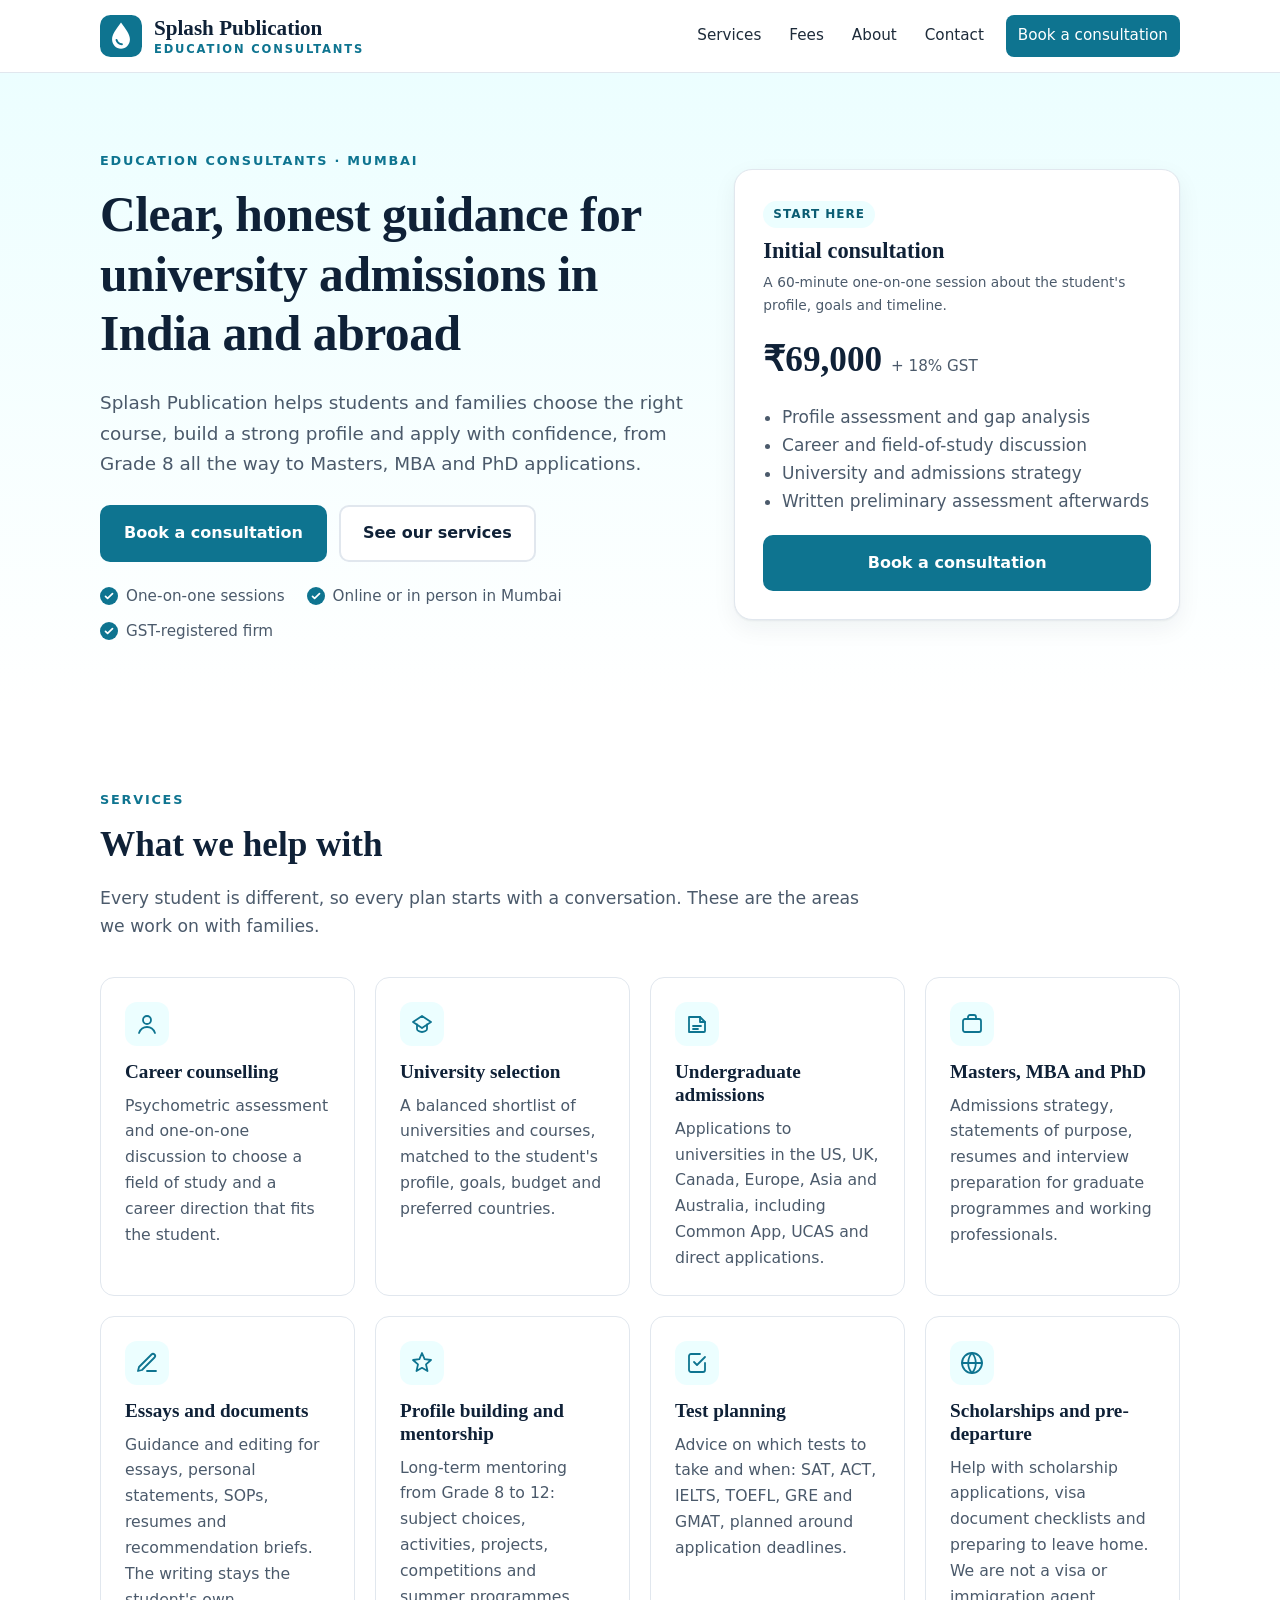
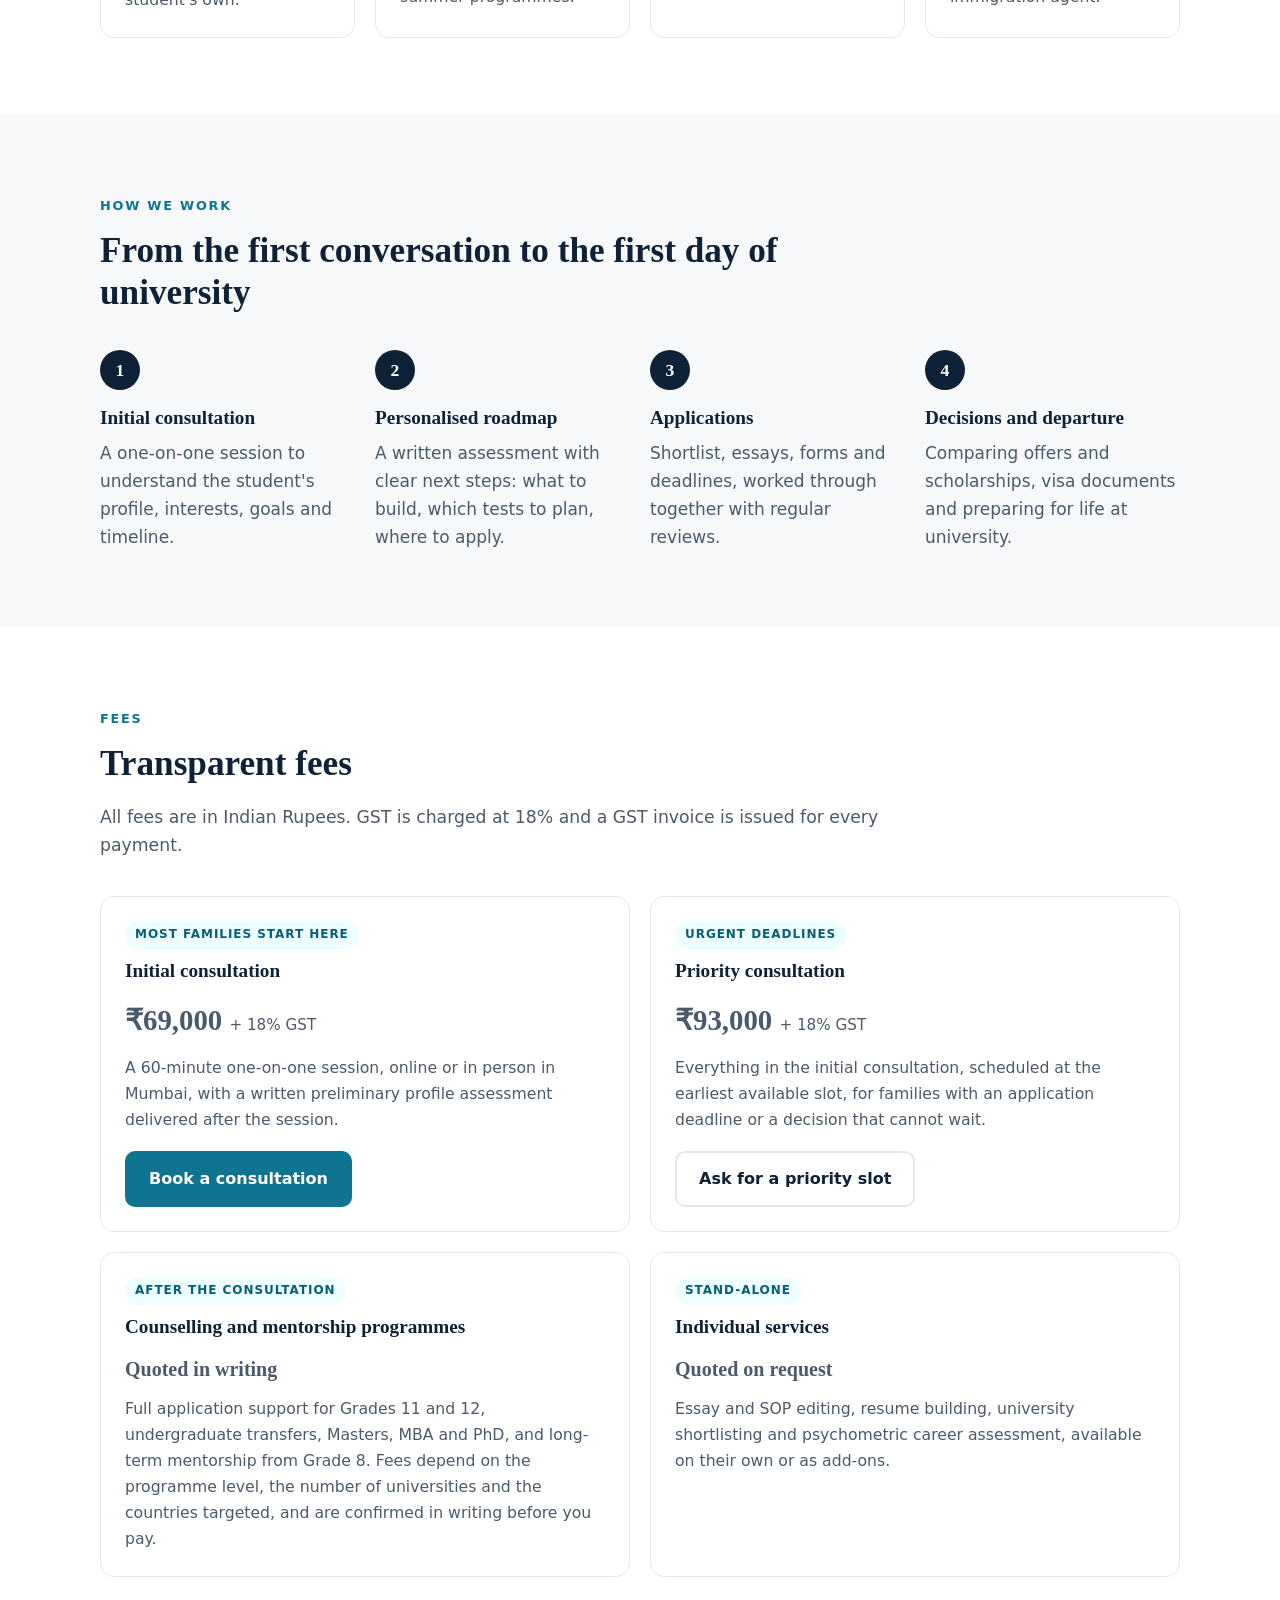
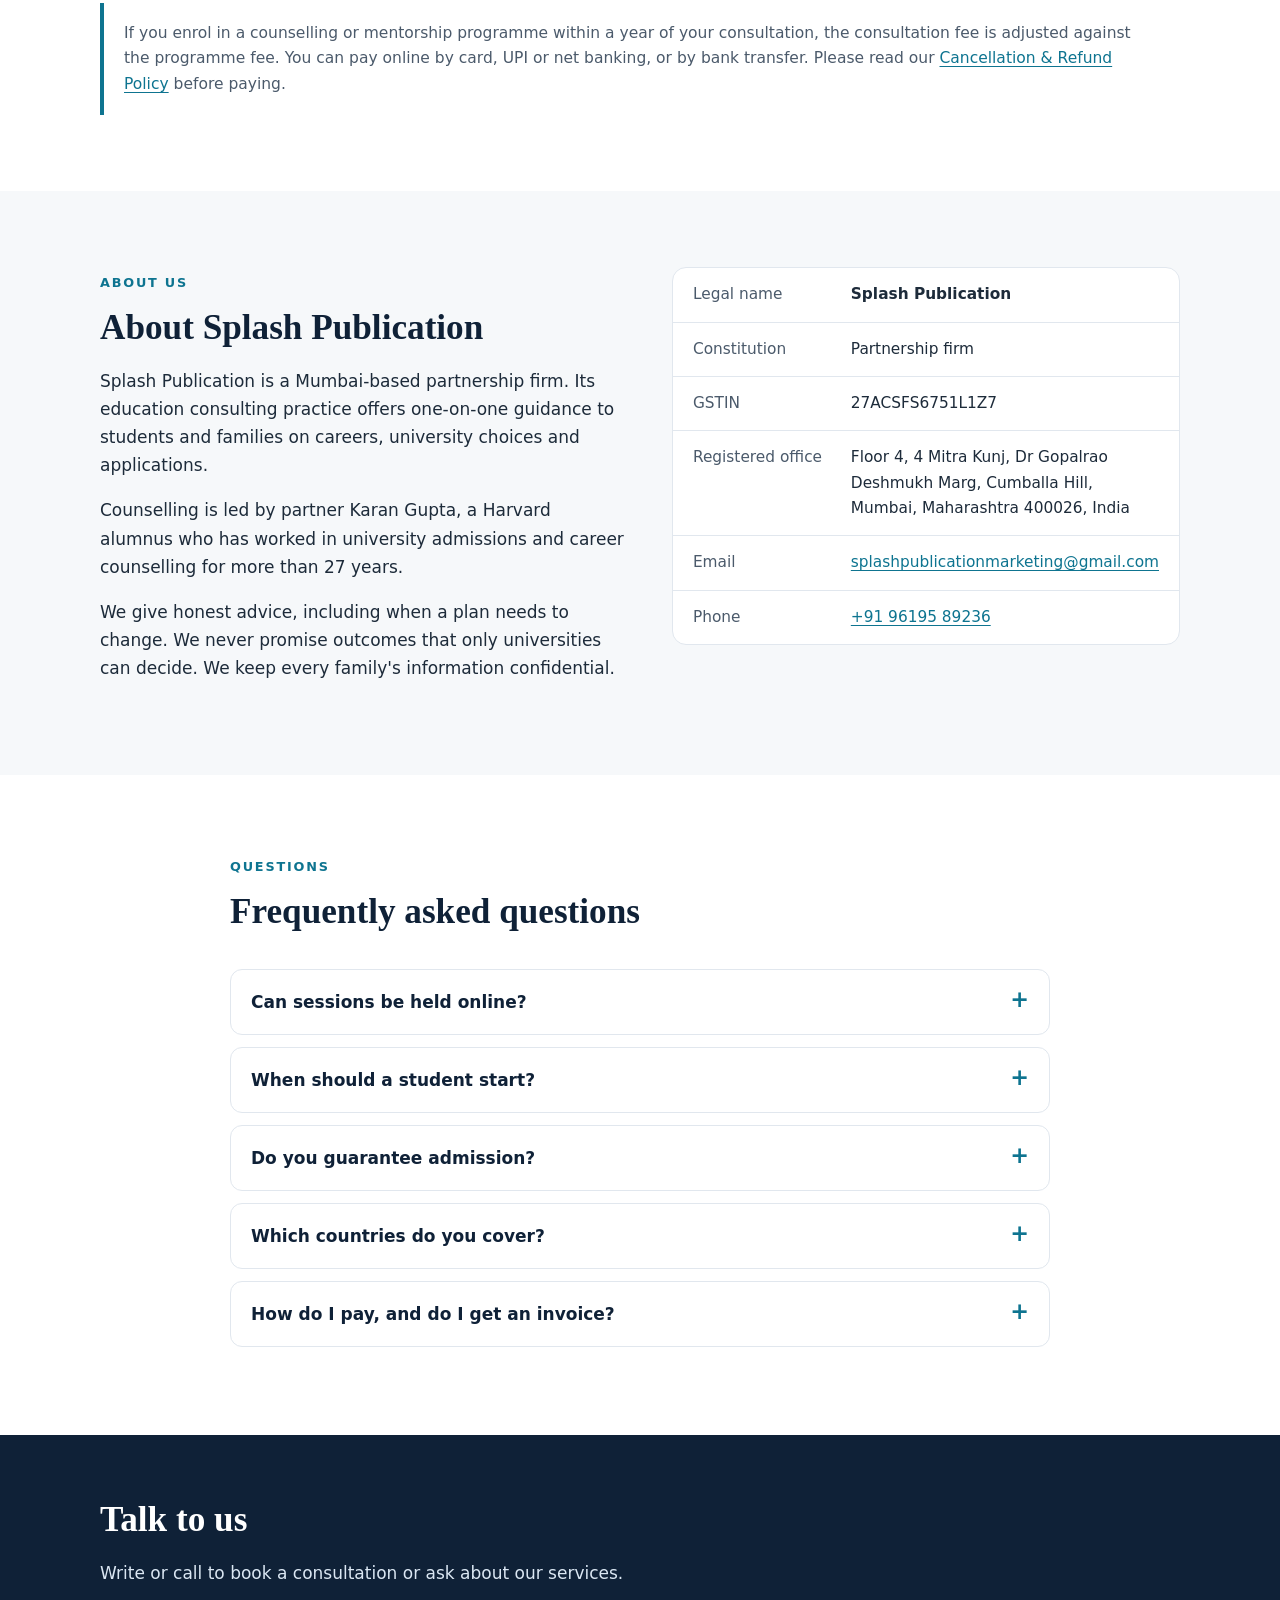
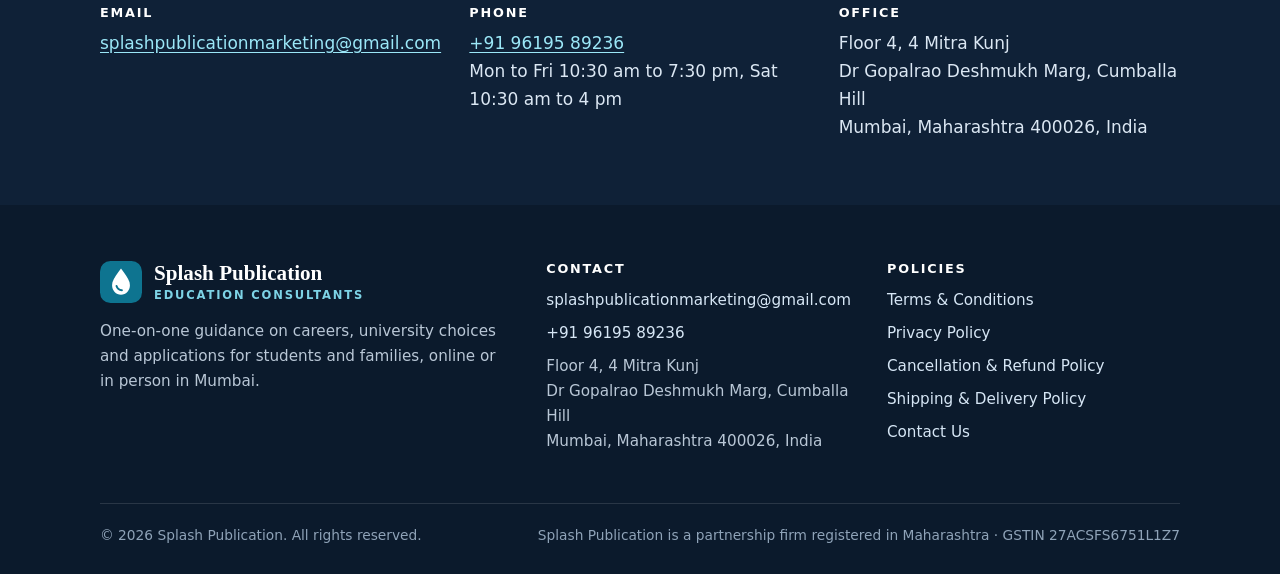
<file: index.html>
<!doctype html>
<html lang="en-IN">
<head>
<meta charset="utf-8">
<meta name="viewport" content="width=device-width, initial-scale=1">
<title>Splash Publication | Education Consultants | Career counselling and university admissions</title>
<meta name="description" content="Splash Publication, Education Consultants: one-on-one career counselling, university selection and admissions guidance for students and families in India and abroad.">
<link rel="canonical" href="https://splashpublicationedu.com/">
<link rel="icon" href="favicon.svg" type="image/svg+xml">
<meta property="og:title" content="Splash Publication | Education Consultants | Career counselling and university admissions">
<meta property="og:description" content="Splash Publication, Education Consultants: one-on-one career counselling, university selection and admissions guidance for students and families in India and abroad.">
<meta property="og:type" content="website">
<meta property="og:url" content="https://splashpublicationedu.com/">
<meta name="theme-color" content="#0f2137">
<link rel="stylesheet" href="assets/style.css">
<script type="application/ld+json">{"@context": "https://schema.org", "@type": "ProfessionalService", "name": "Splash Publication", "description": "Education consultants: career counselling, university selection and admissions guidance.", "url": "https://splashpublicationedu.com/", "email": "splashpublicationmarketing@gmail.com", "telephone": "+919619589236", "address": {"@type": "PostalAddress", "streetAddress": "Floor 4, 4 Mitra Kunj, Dr Gopalrao Deshmukh Marg, Cumballa Hill", "addressLocality": "Mumbai", "addressRegion": "Maharashtra", "postalCode": "400026", "addressCountry": "IN"}}</script>
</head>
<body>
<a class="skip" href="#main">Skip to content</a>
<header class="site-header">
  <div class="wrap header-row">
    <a class="brand" href="index.html" aria-label="Splash Publication, Education Consultants: home">
      <svg viewBox="0 0 48 48" aria-hidden="true" focusable="false"><rect width="48" height="48" rx="12" fill="#0e7490"/><path d="M24 8.5c-5.6 7.6-10.2 13.5-10.2 19.1C13.8 33.6 18.4 38.5 24 38.5s10.2-4.9 10.2-10.9C34.2 22 29.6 16.1 24 8.5z" fill="#fff"/><path d="M18.9 28.6c.9 3 3.2 4.7 6.1 4.8" fill="none" stroke="#0e7490" stroke-width="2.3" stroke-linecap="round"/></svg>
      <span class="brand-text"><span class="brand-name">Splash Publication</span><span class="brand-tag">Education Consultants</span></span>
    </a>
    <nav class="nav" aria-label="Main">
      <a href="index.html#services">Services</a><a href="index.html#fees">Fees</a><a href="index.html#about">About</a><a href="contact.html">Contact</a>
      <a class="cta" href="contact.html#book">Book a consultation</a>
    </nav>
  </div>
</header>
<main id="main">

<section class="hero">
  <div class="wrap hero-grid">
    <div>
      <span class="eyebrow">Education consultants &middot; Mumbai</span>
      <h1>Clear, honest guidance for university admissions in India and abroad</h1>
      <p class="lead">Splash Publication helps students and families choose the right course, build a strong profile and apply with confidence, from Grade 8 all the way to Masters, MBA and PhD applications.</p>
      <div class="hero-actions">
        <a class="btn btn-primary" href="contact.html#book">Book a consultation</a>
        <a class="btn btn-ghost" href="#services">See our services</a>
      </div>
      <ul class="ticks">
        <li>One-on-one sessions</li>
        <li>Online or in person in Mumbai</li>
        <li>GST-registered firm</li>
      </ul>
    </div>
    <aside class="consult-card" aria-labelledby="consult-title">
      <span class="tag">Start here</span>
      <h2 id="consult-title">Initial consultation</h2>
      <p class="fine">A 60-minute one-on-one session about the student's profile, goals and timeline.</p>
      <p class="price">&#8377;69,000 <small>+ 18% GST</small></p>
      <ul>
        <li>Profile assessment and gap analysis</li>
        <li>Career and field-of-study discussion</li>
        <li>University and admissions strategy</li>
        <li>Written preliminary assessment afterwards</li>
      </ul>
      <a class="btn btn-primary" href="contact.html#book">Book a consultation</a>
    </aside>
  </div>
</section>

<section class="section" id="services">
  <div class="wrap">
    <div class="section-head">
      <span class="eyebrow">Services</span>
      <h2>What we help with</h2>
      <p>Every student is different, so every plan starts with a conversation. These are the areas we work on with families.</p>
    </div>
    <div class="grid grid-4"><article class="card"><div class="icon"><svg viewBox="0 0 24 24" fill="none" stroke="currentColor" stroke-width="1.8" stroke-linecap="round" stroke-linejoin="round" aria-hidden="true"><circle cx="12" cy="8" r="4"/><path d="M4 21c1.5-4 4.5-6 8-6s6.5 2 8 6"/></svg></div><h3>Career counselling</h3><p>Psychometric assessment and one-on-one discussion to choose a field of study and a career direction that fits the student.</p></article><article class="card"><div class="icon"><svg viewBox="0 0 24 24" fill="none" stroke="currentColor" stroke-width="1.8" stroke-linecap="round" stroke-linejoin="round" aria-hidden="true"><path d="M3 10l9-6 9 6-9 6-9-6z"/><path d="M7 12.5V17c0 1.5 2.5 3 5 3s5-1.5 5-3v-4.5"/></svg></div><h3>University selection</h3><p>A balanced shortlist of universities and courses, matched to the student's profile, goals, budget and preferred countries.</p></article><article class="card"><div class="icon"><svg viewBox="0 0 24 24" fill="none" stroke="currentColor" stroke-width="1.8" stroke-linecap="round" stroke-linejoin="round" aria-hidden="true"><path d="M4 5h11l5 5v9a1 1 0 0 1-1 1H4z"/><path d="M15 5v5h5"/><path d="M8 14h8M8 17h5"/></svg></div><h3>Undergraduate admissions</h3><p>Applications to universities in the US, UK, Canada, Europe, Asia and Australia, including Common App, UCAS and direct applications.</p></article><article class="card"><div class="icon"><svg viewBox="0 0 24 24" fill="none" stroke="currentColor" stroke-width="1.8" stroke-linecap="round" stroke-linejoin="round" aria-hidden="true"><rect x="3" y="7" width="18" height="13" rx="2"/><path d="M8 7V5a2 2 0 0 1 2-2h4a2 2 0 0 1 2 2v2"/></svg></div><h3>Masters, MBA and PhD</h3><p>Admissions strategy, statements of purpose, resumes and interview preparation for graduate programmes and working professionals.</p></article><article class="card"><div class="icon"><svg viewBox="0 0 24 24" fill="none" stroke="currentColor" stroke-width="1.8" stroke-linecap="round" stroke-linejoin="round" aria-hidden="true"><path d="M12 20h9"/><path d="M16.5 3.5a2.1 2.1 0 0 1 3 3L7 19l-4 1 1-4z"/></svg></div><h3>Essays and documents</h3><p>Guidance and editing for essays, personal statements, SOPs, resumes and recommendation briefs. The writing stays the student's own.</p></article><article class="card"><div class="icon"><svg viewBox="0 0 24 24" fill="none" stroke="currentColor" stroke-width="1.8" stroke-linecap="round" stroke-linejoin="round" aria-hidden="true"><path d="M12 2l2.6 6.2L21 9l-5 4.4L17.5 20 12 16.8 6.5 20 8 13.4 3 9l6.4-.8z"/></svg></div><h3>Profile building and mentorship</h3><p>Long-term mentoring from Grade 8 to 12: subject choices, activities, projects, competitions and summer programmes.</p></article><article class="card"><div class="icon"><svg viewBox="0 0 24 24" fill="none" stroke="currentColor" stroke-width="1.8" stroke-linecap="round" stroke-linejoin="round" aria-hidden="true"><path d="M9 11l3 3 8-8"/><path d="M20 12v7a2 2 0 0 1-2 2H6a2 2 0 0 1-2-2V5a2 2 0 0 1 2-2h9"/></svg></div><h3>Test planning</h3><p>Advice on which tests to take and when: SAT, ACT, IELTS, TOEFL, GRE and GMAT, planned around application deadlines.</p></article><article class="card"><div class="icon"><svg viewBox="0 0 24 24" fill="none" stroke="currentColor" stroke-width="1.8" stroke-linecap="round" stroke-linejoin="round" aria-hidden="true"><path d="M2 12h20"/><path d="M12 2a15 15 0 0 1 0 20M12 2a15 15 0 0 0 0 20"/><circle cx="12" cy="12" r="10"/></svg></div><h3>Scholarships and pre-departure</h3><p>Help with scholarship applications, visa document checklists and preparing to leave home. We are not a visa or immigration agent.</p></article></div>
  </div>
</section>

<section class="section alt" id="process">
  <div class="wrap">
    <div class="section-head">
      <span class="eyebrow">How we work</span>
      <h2>From the first conversation to the first day of university</h2>
    </div>
    <div class="grid grid-4 steps">
      <div class="step"><h3>Initial consultation</h3><p>A one-on-one session to understand the student's profile, interests, goals and timeline.</p></div>
      <div class="step"><h3>Personalised roadmap</h3><p>A written assessment with clear next steps: what to build, which tests to plan, where to apply.</p></div>
      <div class="step"><h3>Applications</h3><p>Shortlist, essays, forms and deadlines, worked through together with regular reviews.</p></div>
      <div class="step"><h3>Decisions and departure</h3><p>Comparing offers and scholarships, visa documents and preparing for life at university.</p></div>
    </div>
  </div>
</section>

<section class="section" id="fees">
  <div class="wrap">
    <div class="section-head">
      <span class="eyebrow">Fees</span>
      <h2>Transparent fees</h2>
      <p>All fees are in Indian Rupees. GST is charged at 18% and a GST invoice is issued for every payment.</p>
    </div>
    <div class="grid grid-2">
      <article class="card fee-card">
        <span class="tag">Most families start here</span>
        <h3>Initial consultation</h3>
        <p class="price">&#8377;69,000 <small>+ 18% GST</small></p>
        <p>A 60-minute one-on-one session, online or in person in Mumbai, with a written preliminary profile assessment delivered after the session.</p>
        <a class="btn btn-primary" href="contact.html#book">Book a consultation</a>
      </article>
      <article class="card fee-card">
        <span class="tag">Urgent deadlines</span>
        <h3>Priority consultation</h3>
        <p class="price">&#8377;93,000 <small>+ 18% GST</small></p>
        <p>Everything in the initial consultation, scheduled at the earliest available slot, for families with an application deadline or a decision that cannot wait.</p>
        <a class="btn btn-ghost" href="contact.html#book">Ask for a priority slot</a>
      </article>
      <article class="card fee-card">
        <span class="tag">After the consultation</span>
        <h3>Counselling and mentorship programmes</h3>
        <p class="price" style="font-size:1.25rem">Quoted in writing</p>
        <p>Full application support for Grades 11 and 12, undergraduate transfers, Masters, MBA and PhD, and long-term mentorship from Grade 8. Fees depend on the programme level, the number of universities and the countries targeted, and are confirmed in writing before you pay.</p>
      </article>
      <article class="card fee-card">
        <span class="tag">Stand-alone</span>
        <h3>Individual services</h3>
        <p class="price" style="font-size:1.25rem">Quoted on request</p>
        <p>Essay and SOP editing, resume building, university shortlisting and psychometric career assessment, available on their own or as add-ons.</p>
      </article>
    </div>
    <div class="note">
      <p>If you enrol in a counselling or mentorship programme within a year of your consultation, the consultation fee is adjusted against the programme fee. You can pay online by card, UPI or net banking, or by bank transfer. Please read our <a href="refund-policy.html">Cancellation &amp; Refund Policy</a> before paying.</p>
    </div>
  </div>
</section>

<section class="section alt" id="about">
  <div class="wrap about-grid">
    <div>
      <span class="eyebrow">About us</span>
      <h2>About Splash Publication</h2>
      <p>Splash Publication is a Mumbai-based partnership firm. Its education consulting practice offers one-on-one guidance to students and families on careers, university choices and applications.</p>
      <p>Counselling is led by partner Karan Gupta, a Harvard alumnus who has worked in university admissions and career counselling for more than 27 years.</p>
      <p>We give honest advice, including when a plan needs to change. We never promise outcomes that only universities can decide. We keep every family's information confidential.</p>
    </div>
    <ul class="facts" aria-label="Firm details">
      <li><span>Legal name</span><strong>Splash Publication</strong></li>
      <li><span>Constitution</span>Partnership firm</li>
      <li><span>GSTIN</span>27ACSFS6751L1Z7</li>
      <li><span>Registered office</span>Floor 4, 4 Mitra Kunj, Dr Gopalrao Deshmukh Marg, Cumballa Hill, Mumbai, Maharashtra 400026, India</li>
      <li><span>Email</span><a href="mailto:splashpublicationmarketing@gmail.com">splashpublicationmarketing@gmail.com</a></li>
      <li><span>Phone</span><a href="tel:+919619589236">+91 96195 89236</a></li>
    </ul>
  </div>
</section>

<section class="section faq" id="faq">
  <div class="wrap" style="max-width:860px">
    <div class="section-head">
      <span class="eyebrow">Questions</span>
      <h2>Frequently asked questions</h2>
    </div>
    <details><summary>Can sessions be held online?</summary><p>Yes. Consultations and follow-up sessions are held by video call, so students anywhere in India or abroad can work with us. Sessions in person in Mumbai are available by appointment.</p></details><details><summary>When should a student start?</summary><p>Any stage works, but earlier is better. Students who start in Grade 8 or 9 have time to explore careers and build a strong profile. Masters and MBA applicants usually start 9 to 12 months before their intended intake.</p></details><details><summary>Do you guarantee admission?</summary><p>No. Admission, scholarship and visa decisions are made by universities and governments, and no consultant can promise them. Our job is to help each student put forward the strongest honest application they can.</p></details><details><summary>Which countries do you cover?</summary><p>The United States, the United Kingdom, Canada, Europe, Singapore, Hong Kong, Australia and India.</p></details><details><summary>How do I pay, and do I get an invoice?</summary><p>You can pay online by card, UPI or net banking, or by bank transfer. GST is charged at 18% and a GST invoice is issued for every payment.</p></details>
  </div>
</section>

<section class="contact-band" id="contact">
  <div class="wrap">
    <h2>Talk to us</h2>
    <p>Write or call to book a consultation or ask about our services.</p>
    <div class="contact-grid">
      <div><h3>Email</h3><p><a href="mailto:splashpublicationmarketing@gmail.com">splashpublicationmarketing@gmail.com</a></p></div>
      <div><h3>Phone</h3><p><a href="tel:+919619589236">+91 96195 89236</a></p><p>Mon to Fri 10:30 am to 7:30 pm, Sat 10:30 am to 4 pm</p></div>
      <div><h3>Office</h3><p>Floor 4, 4 Mitra Kunj<br>Dr Gopalrao Deshmukh Marg, Cumballa Hill<br>Mumbai, Maharashtra 400026, India</p></div>
    </div>
  </div>
</section>
</main>
<footer class="site-footer">
  <div class="wrap">
    <div class="footer-grid">
      <div class="footer-brand">
        <a class="brand" href="index.html"><svg viewBox="0 0 48 48" aria-hidden="true" focusable="false"><rect width="48" height="48" rx="12" fill="#0e7490"/><path d="M24 8.5c-5.6 7.6-10.2 13.5-10.2 19.1C13.8 33.6 18.4 38.5 24 38.5s10.2-4.9 10.2-10.9C34.2 22 29.6 16.1 24 8.5z" fill="#fff"/><path d="M18.9 28.6c.9 3 3.2 4.7 6.1 4.8" fill="none" stroke="#0e7490" stroke-width="2.3" stroke-linecap="round"/></svg><span class="brand-text"><span class="brand-name">Splash Publication</span><span class="brand-tag">Education Consultants</span></span></a>
        <p style="margin-top:16px;max-width:30em">One-on-one guidance on careers, university choices and applications for students and families, online or in person in Mumbai.</p>
      </div>
      <div>
        <h3>Contact</h3>
        <ul>
          <li><a href="mailto:splashpublicationmarketing@gmail.com">splashpublicationmarketing@gmail.com</a></li>
          <li><a href="tel:+919619589236">+91 96195 89236</a></li>
          <li>Floor 4, 4 Mitra Kunj<br>Dr Gopalrao Deshmukh Marg, Cumballa Hill<br>Mumbai, Maharashtra 400026, India</li>
        </ul>
      </div>
      <div>
        <h3>Policies</h3>
        <ul><li><a href="terms.html">Terms &amp; Conditions</a></li><li><a href="privacy.html">Privacy Policy</a></li><li><a href="refund-policy.html">Cancellation &amp; Refund Policy</a></li><li><a href="shipping-policy.html">Shipping &amp; Delivery Policy</a></li><li><a href="contact.html">Contact Us</a></li></ul>
      </div>
    </div>
    <div class="legal-line">
      <span>&copy; 2026 Splash Publication. All rights reserved.</span>
      <span>Splash Publication is a partnership firm registered in Maharashtra &middot; GSTIN 27ACSFS6751L1Z7</span>
    </div>
  </div>
</footer>
</body>
</html>
</file>
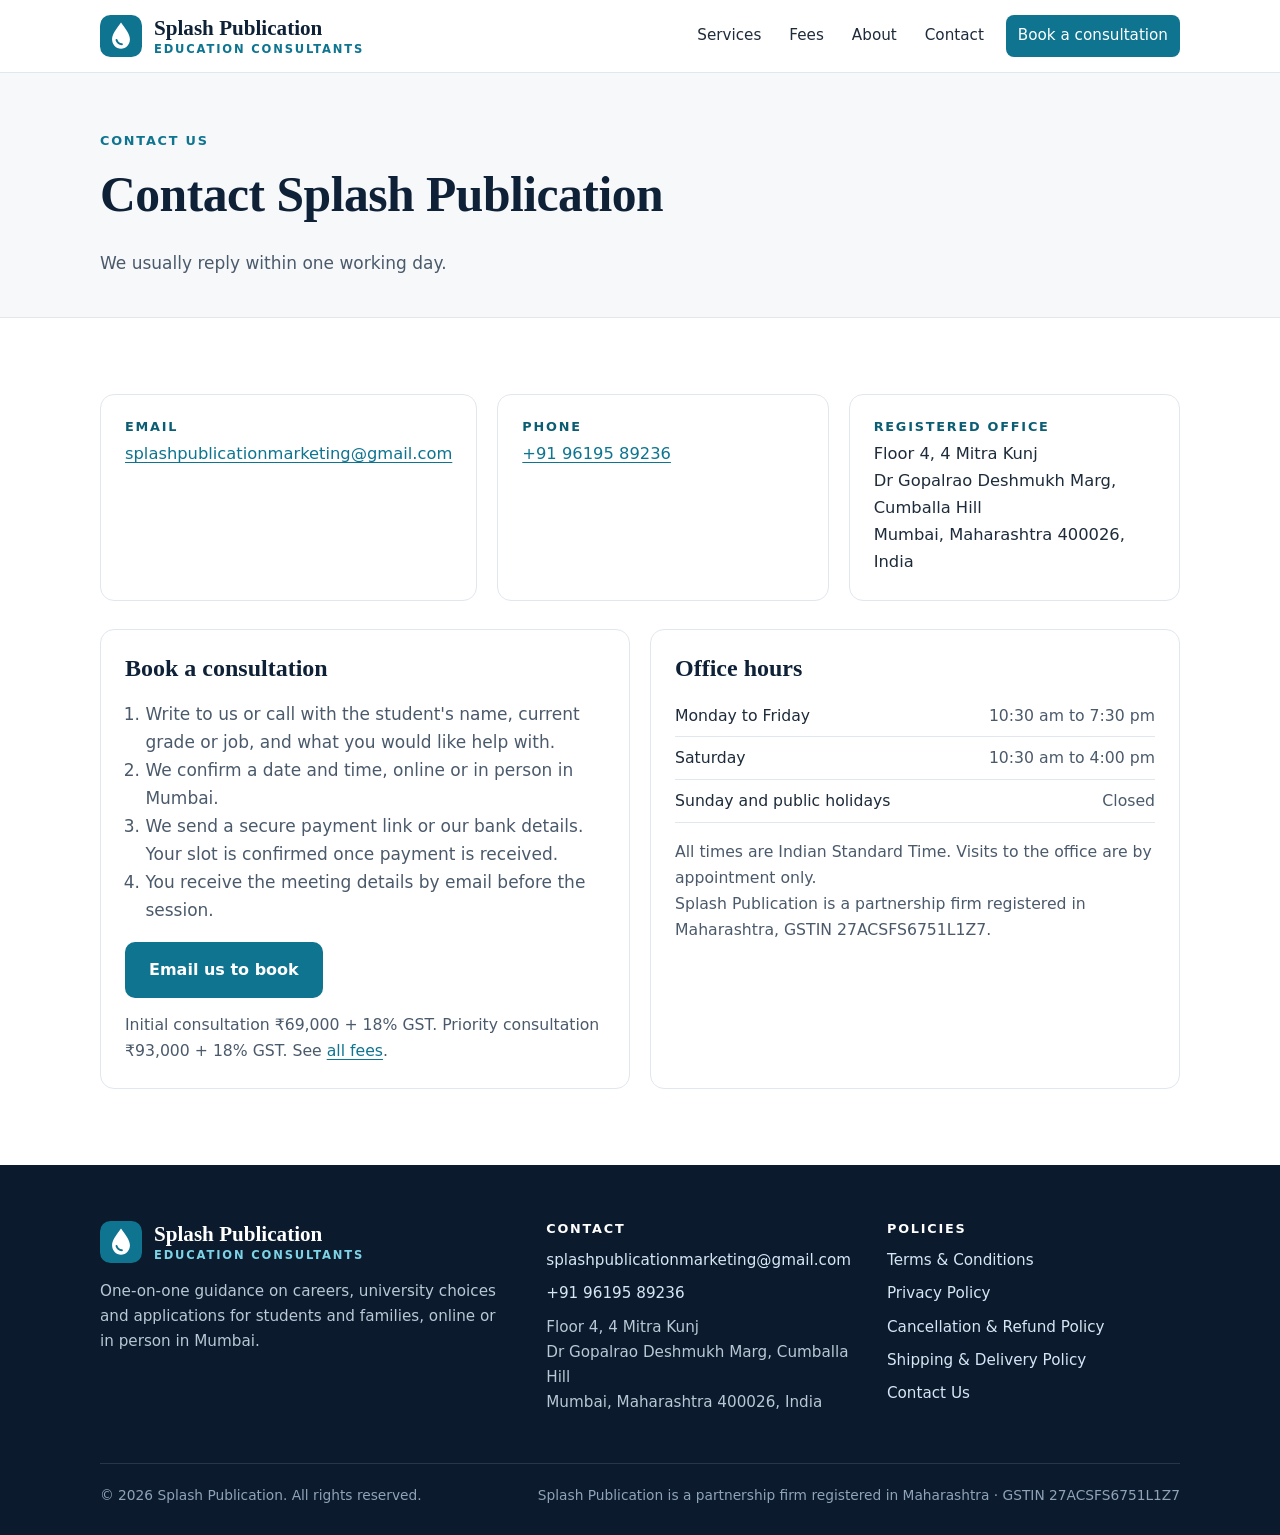
<file: contact.html>
<!doctype html>
<html lang="en-IN">
<head>
<meta charset="utf-8">
<meta name="viewport" content="width=device-width, initial-scale=1">
<title>Contact Us | Splash Publication</title>
<meta name="description" content="Contact Splash Publication, Education Consultants, Mumbai: email, phone, office address and hours.">
<link rel="canonical" href="https://splashpublicationedu.com/contact.html">
<link rel="icon" href="favicon.svg" type="image/svg+xml">
<meta property="og:title" content="Contact Us | Splash Publication">
<meta property="og:description" content="Contact Splash Publication, Education Consultants, Mumbai: email, phone, office address and hours.">
<meta property="og:type" content="website">
<meta property="og:url" content="https://splashpublicationedu.com/contact.html">
<meta name="theme-color" content="#0f2137">
<link rel="stylesheet" href="assets/style.css">
<script type="application/ld+json">{"@context": "https://schema.org", "@type": "ProfessionalService", "name": "Splash Publication", "description": "Education consultants: career counselling, university selection and admissions guidance.", "url": "https://splashpublicationedu.com/", "email": "splashpublicationmarketing@gmail.com", "telephone": "+919619589236", "address": {"@type": "PostalAddress", "streetAddress": "Floor 4, 4 Mitra Kunj, Dr Gopalrao Deshmukh Marg, Cumballa Hill", "addressLocality": "Mumbai", "addressRegion": "Maharashtra", "postalCode": "400026", "addressCountry": "IN"}}</script>
</head>
<body>
<a class="skip" href="#main">Skip to content</a>
<header class="site-header">
  <div class="wrap header-row">
    <a class="brand" href="index.html" aria-label="Splash Publication, Education Consultants: home">
      <svg viewBox="0 0 48 48" aria-hidden="true" focusable="false"><rect width="48" height="48" rx="12" fill="#0e7490"/><path d="M24 8.5c-5.6 7.6-10.2 13.5-10.2 19.1C13.8 33.6 18.4 38.5 24 38.5s10.2-4.9 10.2-10.9C34.2 22 29.6 16.1 24 8.5z" fill="#fff"/><path d="M18.9 28.6c.9 3 3.2 4.7 6.1 4.8" fill="none" stroke="#0e7490" stroke-width="2.3" stroke-linecap="round"/></svg>
      <span class="brand-text"><span class="brand-name">Splash Publication</span><span class="brand-tag">Education Consultants</span></span>
    </a>
    <nav class="nav" aria-label="Main">
      <a href="index.html#services">Services</a><a href="index.html#fees">Fees</a><a href="index.html#about">About</a><a href="contact.html">Contact</a>
      <a class="cta" href="contact.html#book">Book a consultation</a>
    </nav>
  </div>
</header>
<main id="main">

<section class="page-hero">
  <div class="wrap">
    <span class="eyebrow">Contact Us</span>
    <h1>Contact Splash Publication</h1>
    <p>We usually reply within one working day.</p>
  </div>
</section>
<section class="section">
  <div class="wrap">
    <div class="grid grid-3 contact-cards">
      <div class="card"><h3>Email</h3><p><a href="mailto:splashpublicationmarketing@gmail.com">splashpublicationmarketing@gmail.com</a></p></div>
      <div class="card"><h3>Phone</h3><p><a href="tel:+919619589236">+91 96195 89236</a></p></div>
      <div class="card"><h3>Registered office</h3><p>Floor 4, 4 Mitra Kunj<br>Dr Gopalrao Deshmukh Marg, Cumballa Hill<br>Mumbai, Maharashtra 400026, India</p></div>
    </div>
    <div class="grid grid-2" style="margin-top:28px">
      <div class="card" id="book">
        <h2 style="font-size:1.5rem">Book a consultation</h2>
        <ol style="color:var(--muted);padding-left:1.2em">
          <li>Write to us or call with the student's name, current grade or job, and what you would like help with.</li>
          <li>We confirm a date and time, online or in person in Mumbai.</li>
          <li>We send a secure payment link or our bank details. Your slot is confirmed once payment is received.</li>
          <li>You receive the meeting details by email before the session.</li>
        </ol>
        <p style="margin:18px 0 0"><a class="btn btn-primary" href="mailto:splashpublicationmarketing@gmail.com?subject=Consultation%20request">Email us to book</a></p>
        <p class="fine" style="margin-top:14px">Initial consultation &#8377;69,000 + 18% GST. Priority consultation &#8377;93,000 + 18% GST. See <a href="index.html#fees">all fees</a>.</p>
      </div>
      <div class="card">
        <h2 style="font-size:1.5rem">Office hours</h2>
        <table class="hours">
          <tr><td>Monday to Friday</td><td>10:30 am to 7:30 pm</td></tr>
          <tr><td>Saturday</td><td>10:30 am to 4:00 pm</td></tr>
          <tr><td>Sunday and public holidays</td><td>Closed</td></tr>
        </table>
        <p class="fine" style="margin-top:16px">All times are Indian Standard Time. Visits to the office are by appointment only.</p>
        <p class="fine">Splash Publication is a partnership firm registered in Maharashtra, GSTIN 27ACSFS6751L1Z7.</p>
      </div>
    </div>
  </div>
</section>
</main>
<footer class="site-footer">
  <div class="wrap">
    <div class="footer-grid">
      <div class="footer-brand">
        <a class="brand" href="index.html"><svg viewBox="0 0 48 48" aria-hidden="true" focusable="false"><rect width="48" height="48" rx="12" fill="#0e7490"/><path d="M24 8.5c-5.6 7.6-10.2 13.5-10.2 19.1C13.8 33.6 18.4 38.5 24 38.5s10.2-4.9 10.2-10.9C34.2 22 29.6 16.1 24 8.5z" fill="#fff"/><path d="M18.9 28.6c.9 3 3.2 4.7 6.1 4.8" fill="none" stroke="#0e7490" stroke-width="2.3" stroke-linecap="round"/></svg><span class="brand-text"><span class="brand-name">Splash Publication</span><span class="brand-tag">Education Consultants</span></span></a>
        <p style="margin-top:16px;max-width:30em">One-on-one guidance on careers, university choices and applications for students and families, online or in person in Mumbai.</p>
      </div>
      <div>
        <h3>Contact</h3>
        <ul>
          <li><a href="mailto:splashpublicationmarketing@gmail.com">splashpublicationmarketing@gmail.com</a></li>
          <li><a href="tel:+919619589236">+91 96195 89236</a></li>
          <li>Floor 4, 4 Mitra Kunj<br>Dr Gopalrao Deshmukh Marg, Cumballa Hill<br>Mumbai, Maharashtra 400026, India</li>
        </ul>
      </div>
      <div>
        <h3>Policies</h3>
        <ul><li><a href="terms.html">Terms &amp; Conditions</a></li><li><a href="privacy.html">Privacy Policy</a></li><li><a href="refund-policy.html">Cancellation &amp; Refund Policy</a></li><li><a href="shipping-policy.html">Shipping &amp; Delivery Policy</a></li><li><a href="contact.html">Contact Us</a></li></ul>
      </div>
    </div>
    <div class="legal-line">
      <span>&copy; 2026 Splash Publication. All rights reserved.</span>
      <span>Splash Publication is a partnership firm registered in Maharashtra &middot; GSTIN 27ACSFS6751L1Z7</span>
    </div>
  </div>
</footer>
</body>
</html>
</file>
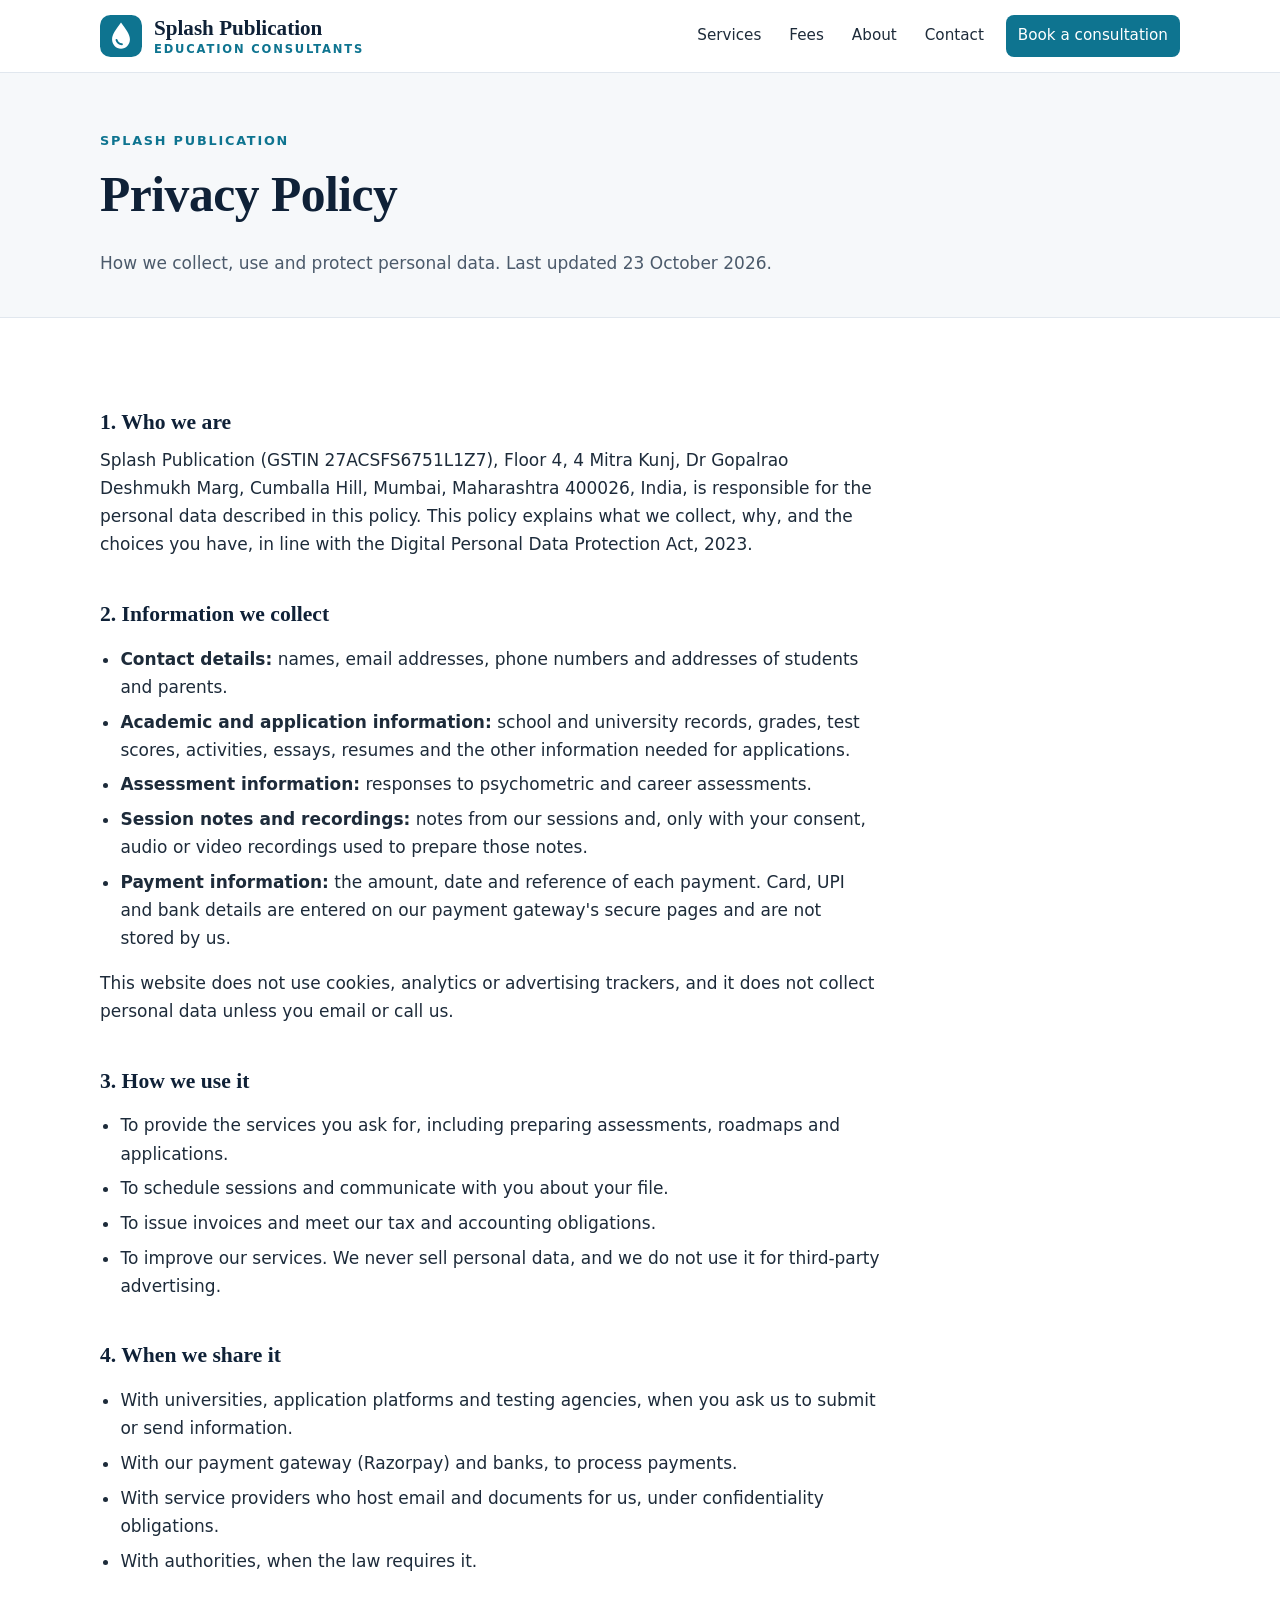
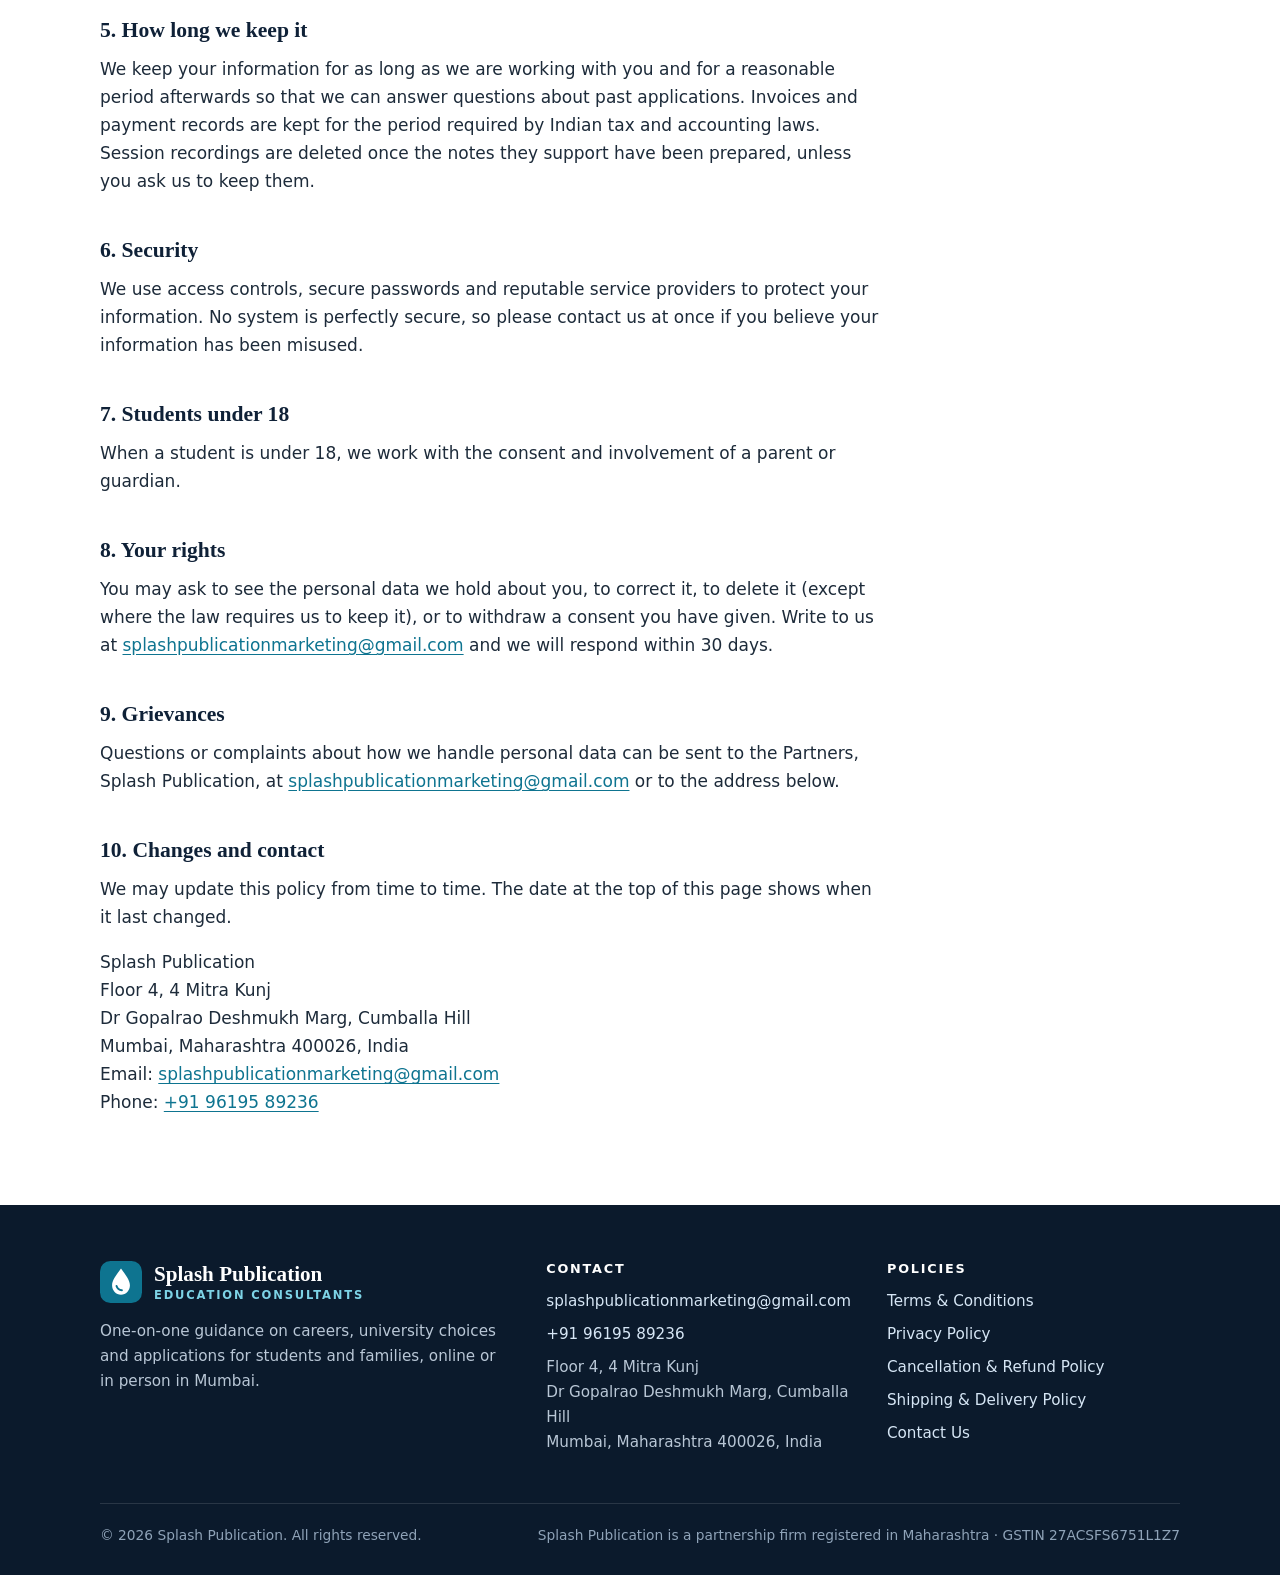
<file: privacy.html>
<!doctype html>
<html lang="en-IN">
<head>
<meta charset="utf-8">
<meta name="viewport" content="width=device-width, initial-scale=1">
<title>Privacy Policy | Splash Publication</title>
<meta name="description" content="Privacy Policy of Splash Publication, Education Consultants, Mumbai.">
<link rel="canonical" href="https://splashpublicationedu.com/privacy.html">
<link rel="icon" href="favicon.svg" type="image/svg+xml">
<meta property="og:title" content="Privacy Policy | Splash Publication">
<meta property="og:description" content="Privacy Policy of Splash Publication, Education Consultants, Mumbai.">
<meta property="og:type" content="website">
<meta property="og:url" content="https://splashpublicationedu.com/privacy.html">
<meta name="theme-color" content="#0f2137">
<link rel="stylesheet" href="assets/style.css">
<script type="application/ld+json">{"@context": "https://schema.org", "@type": "ProfessionalService", "name": "Splash Publication", "description": "Education consultants: career counselling, university selection and admissions guidance.", "url": "https://splashpublicationedu.com/", "email": "splashpublicationmarketing@gmail.com", "telephone": "+919619589236", "address": {"@type": "PostalAddress", "streetAddress": "Floor 4, 4 Mitra Kunj, Dr Gopalrao Deshmukh Marg, Cumballa Hill", "addressLocality": "Mumbai", "addressRegion": "Maharashtra", "postalCode": "400026", "addressCountry": "IN"}}</script>
</head>
<body>
<a class="skip" href="#main">Skip to content</a>
<header class="site-header">
  <div class="wrap header-row">
    <a class="brand" href="index.html" aria-label="Splash Publication, Education Consultants: home">
      <svg viewBox="0 0 48 48" aria-hidden="true" focusable="false"><rect width="48" height="48" rx="12" fill="#0e7490"/><path d="M24 8.5c-5.6 7.6-10.2 13.5-10.2 19.1C13.8 33.6 18.4 38.5 24 38.5s10.2-4.9 10.2-10.9C34.2 22 29.6 16.1 24 8.5z" fill="#fff"/><path d="M18.9 28.6c.9 3 3.2 4.7 6.1 4.8" fill="none" stroke="#0e7490" stroke-width="2.3" stroke-linecap="round"/></svg>
      <span class="brand-text"><span class="brand-name">Splash Publication</span><span class="brand-tag">Education Consultants</span></span>
    </a>
    <nav class="nav" aria-label="Main">
      <a href="index.html#services">Services</a><a href="index.html#fees">Fees</a><a href="index.html#about">About</a><a href="contact.html">Contact</a>
      <a class="cta" href="contact.html#book">Book a consultation</a>
    </nav>
  </div>
</header>
<main id="main">

<section class="page-hero">
  <div class="wrap">
    <span class="eyebrow">Splash Publication</span>
    <h1>Privacy Policy</h1>
    <p>How we collect, use and protect personal data. Last updated 23 October 2026.</p>
  </div>
</section>
<div class="wrap"><article class="legal">
<h2>1. Who we are</h2>
<p>Splash Publication (GSTIN 27ACSFS6751L1Z7), Floor 4, 4 Mitra Kunj, Dr Gopalrao Deshmukh Marg, Cumballa Hill, Mumbai, Maharashtra 400026, India, is responsible for the personal data described in this policy. This policy explains what we collect, why, and the choices you have, in line with the Digital Personal Data Protection Act, 2023.</p>

<h2>2. Information we collect</h2>
<ul>
  <li><strong>Contact details:</strong> names, email addresses, phone numbers and addresses of students and parents.</li>
  <li><strong>Academic and application information:</strong> school and university records, grades, test scores, activities, essays, resumes and the other information needed for applications.</li>
  <li><strong>Assessment information:</strong> responses to psychometric and career assessments.</li>
  <li><strong>Session notes and recordings:</strong> notes from our sessions and, only with your consent, audio or video recordings used to prepare those notes.</li>
  <li><strong>Payment information:</strong> the amount, date and reference of each payment. Card, UPI and bank details are entered on our payment gateway's secure pages and are not stored by us.</li>
</ul>
<p>This website does not use cookies, analytics or advertising trackers, and it does not collect personal data unless you email or call us.</p>

<h2>3. How we use it</h2>
<ul>
  <li>To provide the services you ask for, including preparing assessments, roadmaps and applications.</li>
  <li>To schedule sessions and communicate with you about your file.</li>
  <li>To issue invoices and meet our tax and accounting obligations.</li>
  <li>To improve our services. We never sell personal data, and we do not use it for third-party advertising.</li>
</ul>

<h2>4. When we share it</h2>
<ul>
  <li>With universities, application platforms and testing agencies, when you ask us to submit or send information.</li>
  <li>With our payment gateway (Razorpay) and banks, to process payments.</li>
  <li>With service providers who host email and documents for us, under confidentiality obligations.</li>
  <li>With authorities, when the law requires it.</li>
</ul>

<h2>5. How long we keep it</h2>
<p>We keep your information for as long as we are working with you and for a reasonable period afterwards so that we can answer questions about past applications. Invoices and payment records are kept for the period required by Indian tax and accounting laws. Session recordings are deleted once the notes they support have been prepared, unless you ask us to keep them.</p>

<h2>6. Security</h2>
<p>We use access controls, secure passwords and reputable service providers to protect your information. No system is perfectly secure, so please contact us at once if you believe your information has been misused.</p>

<h2>7. Students under 18</h2>
<p>When a student is under 18, we work with the consent and involvement of a parent or guardian.</p>

<h2>8. Your rights</h2>
<p>You may ask to see the personal data we hold about you, to correct it, to delete it (except where the law requires us to keep it), or to withdraw a consent you have given. Write to us at <a href="mailto:splashpublicationmarketing@gmail.com">splashpublicationmarketing@gmail.com</a> and we will respond within 30 days.</p>

<h2>9. Grievances</h2>
<p>Questions or complaints about how we handle personal data can be sent to the Partners, Splash Publication, at <a href="mailto:splashpublicationmarketing@gmail.com">splashpublicationmarketing@gmail.com</a> or to the address below.</p>

<h2>10. Changes and contact</h2>
<p>We may update this policy from time to time. The date at the top of this page shows when it last changed.</p>
<p>Splash Publication<br>Floor 4, 4 Mitra Kunj<br>Dr Gopalrao Deshmukh Marg, Cumballa Hill<br>Mumbai, Maharashtra 400026, India<br>Email: <a href="mailto:splashpublicationmarketing@gmail.com">splashpublicationmarketing@gmail.com</a><br>Phone: <a href="tel:+919619589236">+91 96195 89236</a></p>
</article></div>
</main>
<footer class="site-footer">
  <div class="wrap">
    <div class="footer-grid">
      <div class="footer-brand">
        <a class="brand" href="index.html"><svg viewBox="0 0 48 48" aria-hidden="true" focusable="false"><rect width="48" height="48" rx="12" fill="#0e7490"/><path d="M24 8.5c-5.6 7.6-10.2 13.5-10.2 19.1C13.8 33.6 18.4 38.5 24 38.5s10.2-4.9 10.2-10.9C34.2 22 29.6 16.1 24 8.5z" fill="#fff"/><path d="M18.9 28.6c.9 3 3.2 4.7 6.1 4.8" fill="none" stroke="#0e7490" stroke-width="2.3" stroke-linecap="round"/></svg><span class="brand-text"><span class="brand-name">Splash Publication</span><span class="brand-tag">Education Consultants</span></span></a>
        <p style="margin-top:16px;max-width:30em">One-on-one guidance on careers, university choices and applications for students and families, online or in person in Mumbai.</p>
      </div>
      <div>
        <h3>Contact</h3>
        <ul>
          <li><a href="mailto:splashpublicationmarketing@gmail.com">splashpublicationmarketing@gmail.com</a></li>
          <li><a href="tel:+919619589236">+91 96195 89236</a></li>
          <li>Floor 4, 4 Mitra Kunj<br>Dr Gopalrao Deshmukh Marg, Cumballa Hill<br>Mumbai, Maharashtra 400026, India</li>
        </ul>
      </div>
      <div>
        <h3>Policies</h3>
        <ul><li><a href="terms.html">Terms &amp; Conditions</a></li><li><a href="privacy.html">Privacy Policy</a></li><li><a href="refund-policy.html">Cancellation &amp; Refund Policy</a></li><li><a href="shipping-policy.html">Shipping &amp; Delivery Policy</a></li><li><a href="contact.html">Contact Us</a></li></ul>
      </div>
    </div>
    <div class="legal-line">
      <span>&copy; 2026 Splash Publication. All rights reserved.</span>
      <span>Splash Publication is a partnership firm registered in Maharashtra &middot; GSTIN 27ACSFS6751L1Z7</span>
    </div>
  </div>
</footer>
</body>
</html>
</file>
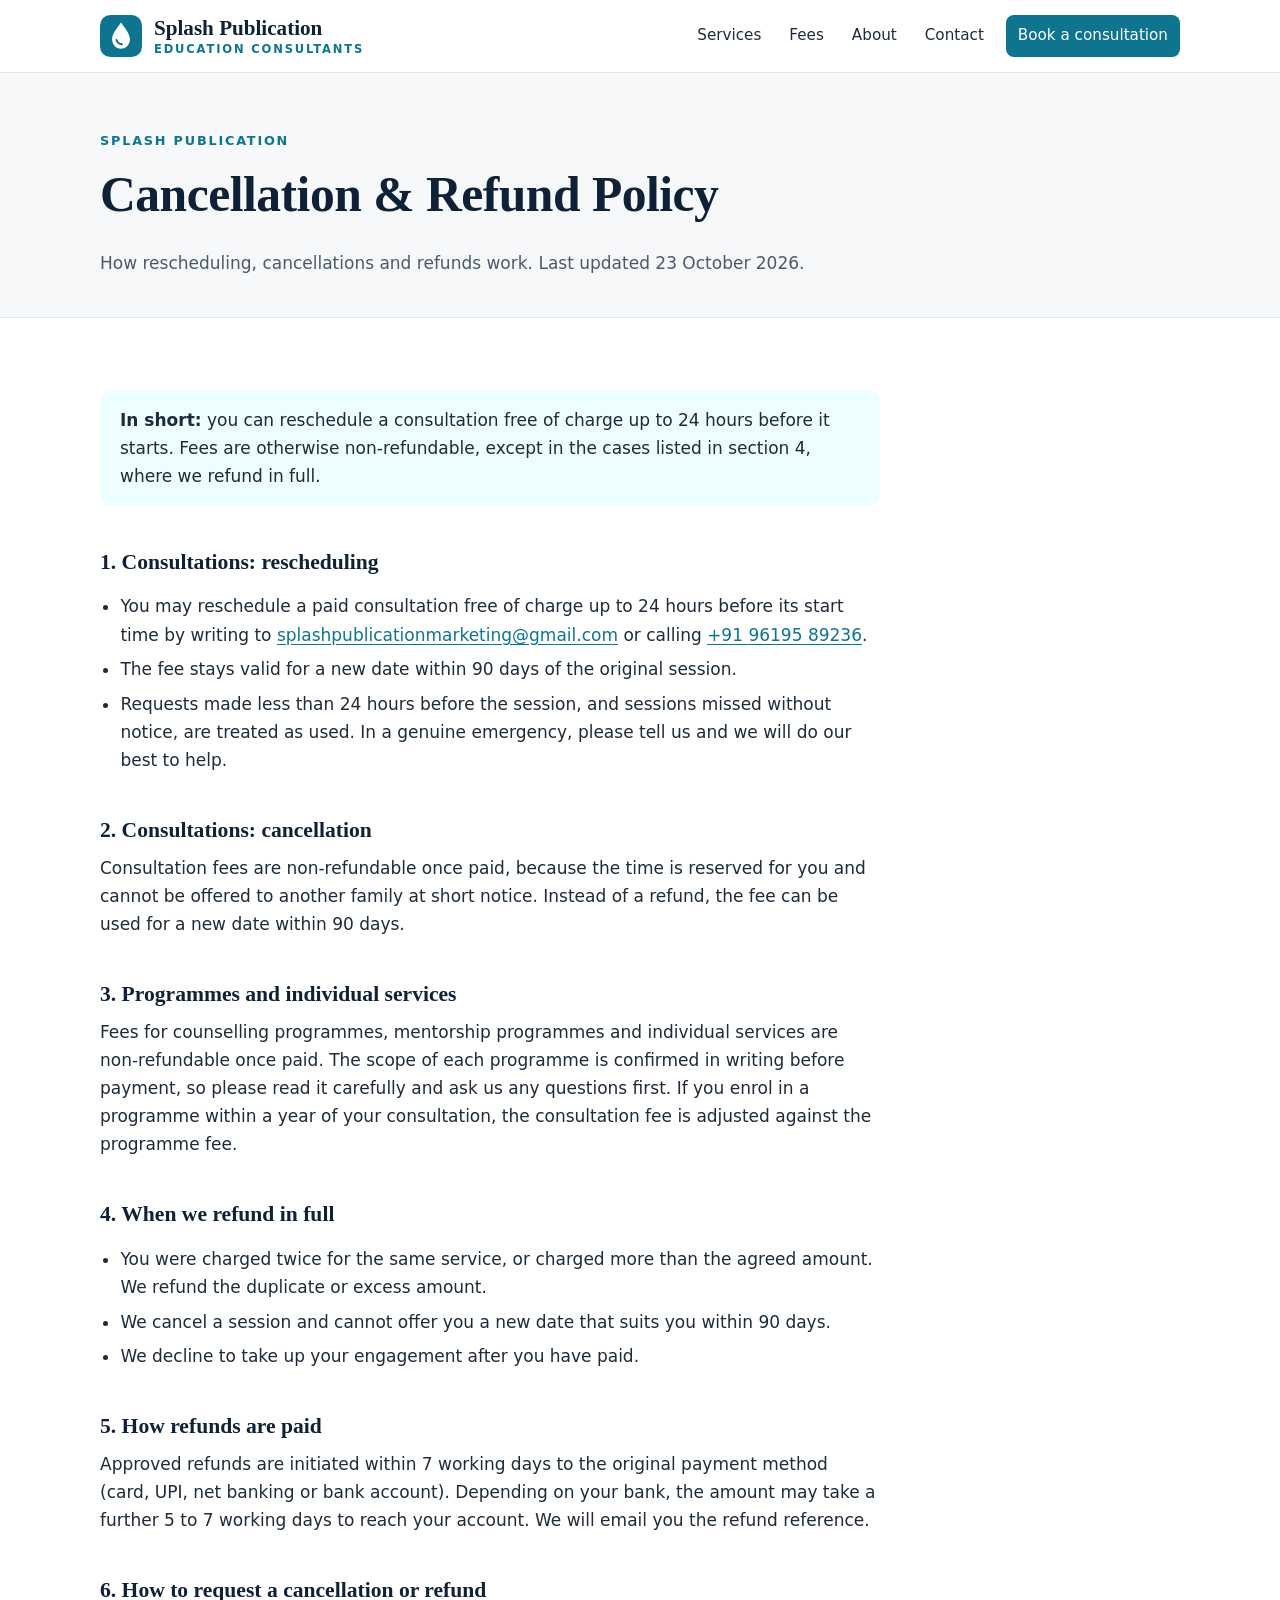
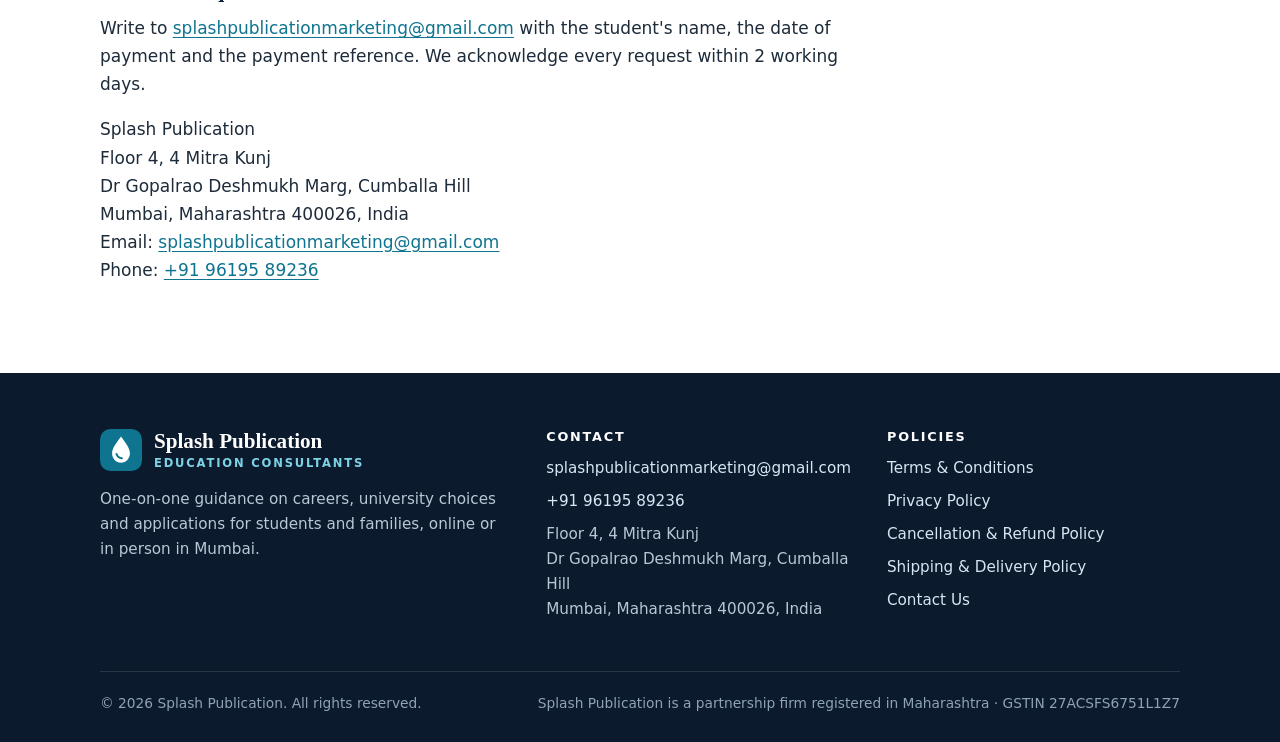
<file: refund-policy.html>
<!doctype html>
<html lang="en-IN">
<head>
<meta charset="utf-8">
<meta name="viewport" content="width=device-width, initial-scale=1">
<title>Cancellation &amp; Refund Policy | Splash Publication</title>
<meta name="description" content="Cancellation &amp; Refund Policy of Splash Publication, Education Consultants, Mumbai.">
<link rel="canonical" href="https://splashpublicationedu.com/refund-policy.html">
<link rel="icon" href="favicon.svg" type="image/svg+xml">
<meta property="og:title" content="Cancellation &amp; Refund Policy | Splash Publication">
<meta property="og:description" content="Cancellation &amp; Refund Policy of Splash Publication, Education Consultants, Mumbai.">
<meta property="og:type" content="website">
<meta property="og:url" content="https://splashpublicationedu.com/refund-policy.html">
<meta name="theme-color" content="#0f2137">
<link rel="stylesheet" href="assets/style.css">
<script type="application/ld+json">{"@context": "https://schema.org", "@type": "ProfessionalService", "name": "Splash Publication", "description": "Education consultants: career counselling, university selection and admissions guidance.", "url": "https://splashpublicationedu.com/", "email": "splashpublicationmarketing@gmail.com", "telephone": "+919619589236", "address": {"@type": "PostalAddress", "streetAddress": "Floor 4, 4 Mitra Kunj, Dr Gopalrao Deshmukh Marg, Cumballa Hill", "addressLocality": "Mumbai", "addressRegion": "Maharashtra", "postalCode": "400026", "addressCountry": "IN"}}</script>
</head>
<body>
<a class="skip" href="#main">Skip to content</a>
<header class="site-header">
  <div class="wrap header-row">
    <a class="brand" href="index.html" aria-label="Splash Publication, Education Consultants: home">
      <svg viewBox="0 0 48 48" aria-hidden="true" focusable="false"><rect width="48" height="48" rx="12" fill="#0e7490"/><path d="M24 8.5c-5.6 7.6-10.2 13.5-10.2 19.1C13.8 33.6 18.4 38.5 24 38.5s10.2-4.9 10.2-10.9C34.2 22 29.6 16.1 24 8.5z" fill="#fff"/><path d="M18.9 28.6c.9 3 3.2 4.7 6.1 4.8" fill="none" stroke="#0e7490" stroke-width="2.3" stroke-linecap="round"/></svg>
      <span class="brand-text"><span class="brand-name">Splash Publication</span><span class="brand-tag">Education Consultants</span></span>
    </a>
    <nav class="nav" aria-label="Main">
      <a href="index.html#services">Services</a><a href="index.html#fees">Fees</a><a href="index.html#about">About</a><a href="contact.html">Contact</a>
      <a class="cta" href="contact.html#book">Book a consultation</a>
    </nav>
  </div>
</header>
<main id="main">

<section class="page-hero">
  <div class="wrap">
    <span class="eyebrow">Splash Publication</span>
    <h1>Cancellation &amp; Refund Policy</h1>
    <p>How rescheduling, cancellations and refunds work. Last updated 23 October 2026.</p>
  </div>
</section>
<div class="wrap"><article class="legal">
<div class="callout"><p style="margin:0"><strong>In short:</strong> you can reschedule a consultation free of charge up to 24 hours before it starts. Fees are otherwise non-refundable, except in the cases listed in section 4, where we refund in full.</p></div>

<h2>1. Consultations: rescheduling</h2>
<ul>
  <li>You may reschedule a paid consultation free of charge up to 24 hours before its start time by writing to <a href="mailto:splashpublicationmarketing@gmail.com">splashpublicationmarketing@gmail.com</a> or calling <a href="tel:+919619589236">+91 96195 89236</a>.</li>
  <li>The fee stays valid for a new date within 90 days of the original session.</li>
  <li>Requests made less than 24 hours before the session, and sessions missed without notice, are treated as used. In a genuine emergency, please tell us and we will do our best to help.</li>
</ul>

<h2>2. Consultations: cancellation</h2>
<p>Consultation fees are non-refundable once paid, because the time is reserved for you and cannot be offered to another family at short notice. Instead of a refund, the fee can be used for a new date within 90 days.</p>

<h2>3. Programmes and individual services</h2>
<p>Fees for counselling programmes, mentorship programmes and individual services are non-refundable once paid. The scope of each programme is confirmed in writing before payment, so please read it carefully and ask us any questions first. If you enrol in a programme within a year of your consultation, the consultation fee is adjusted against the programme fee.</p>

<h2>4. When we refund in full</h2>
<ul>
  <li>You were charged twice for the same service, or charged more than the agreed amount. We refund the duplicate or excess amount.</li>
  <li>We cancel a session and cannot offer you a new date that suits you within 90 days.</li>
  <li>We decline to take up your engagement after you have paid.</li>
</ul>

<h2>5. How refunds are paid</h2>
<p>Approved refunds are initiated within 7 working days to the original payment method (card, UPI, net banking or bank account). Depending on your bank, the amount may take a further 5 to 7 working days to reach your account. We will email you the refund reference.</p>

<h2>6. How to request a cancellation or refund</h2>
<p>Write to <a href="mailto:splashpublicationmarketing@gmail.com">splashpublicationmarketing@gmail.com</a> with the student's name, the date of payment and the payment reference. We acknowledge every request within 2 working days.</p>
<p>Splash Publication<br>Floor 4, 4 Mitra Kunj<br>Dr Gopalrao Deshmukh Marg, Cumballa Hill<br>Mumbai, Maharashtra 400026, India<br>Email: <a href="mailto:splashpublicationmarketing@gmail.com">splashpublicationmarketing@gmail.com</a><br>Phone: <a href="tel:+919619589236">+91 96195 89236</a></p>
</article></div>
</main>
<footer class="site-footer">
  <div class="wrap">
    <div class="footer-grid">
      <div class="footer-brand">
        <a class="brand" href="index.html"><svg viewBox="0 0 48 48" aria-hidden="true" focusable="false"><rect width="48" height="48" rx="12" fill="#0e7490"/><path d="M24 8.5c-5.6 7.6-10.2 13.5-10.2 19.1C13.8 33.6 18.4 38.5 24 38.5s10.2-4.9 10.2-10.9C34.2 22 29.6 16.1 24 8.5z" fill="#fff"/><path d="M18.9 28.6c.9 3 3.2 4.7 6.1 4.8" fill="none" stroke="#0e7490" stroke-width="2.3" stroke-linecap="round"/></svg><span class="brand-text"><span class="brand-name">Splash Publication</span><span class="brand-tag">Education Consultants</span></span></a>
        <p style="margin-top:16px;max-width:30em">One-on-one guidance on careers, university choices and applications for students and families, online or in person in Mumbai.</p>
      </div>
      <div>
        <h3>Contact</h3>
        <ul>
          <li><a href="mailto:splashpublicationmarketing@gmail.com">splashpublicationmarketing@gmail.com</a></li>
          <li><a href="tel:+919619589236">+91 96195 89236</a></li>
          <li>Floor 4, 4 Mitra Kunj<br>Dr Gopalrao Deshmukh Marg, Cumballa Hill<br>Mumbai, Maharashtra 400026, India</li>
        </ul>
      </div>
      <div>
        <h3>Policies</h3>
        <ul><li><a href="terms.html">Terms &amp; Conditions</a></li><li><a href="privacy.html">Privacy Policy</a></li><li><a href="refund-policy.html">Cancellation &amp; Refund Policy</a></li><li><a href="shipping-policy.html">Shipping &amp; Delivery Policy</a></li><li><a href="contact.html">Contact Us</a></li></ul>
      </div>
    </div>
    <div class="legal-line">
      <span>&copy; 2026 Splash Publication. All rights reserved.</span>
      <span>Splash Publication is a partnership firm registered in Maharashtra &middot; GSTIN 27ACSFS6751L1Z7</span>
    </div>
  </div>
</footer>
</body>
</html>
</file>
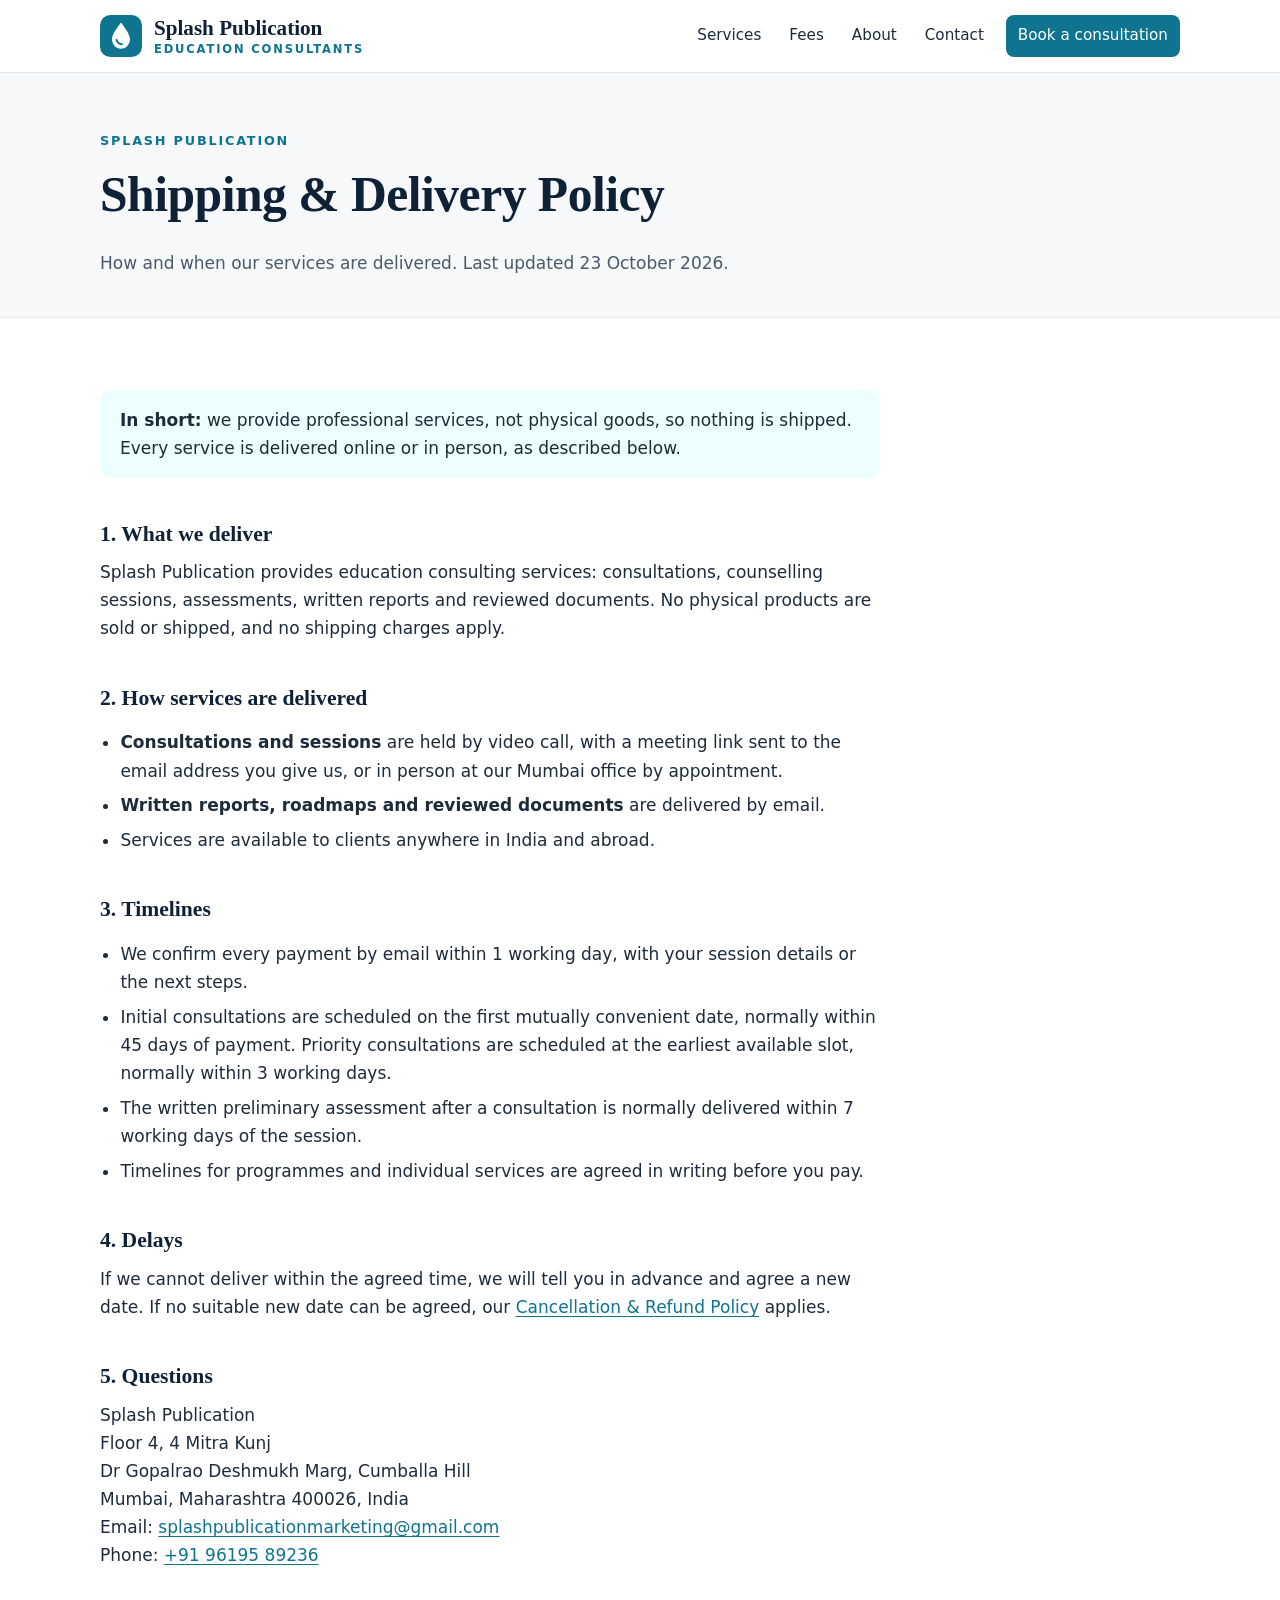
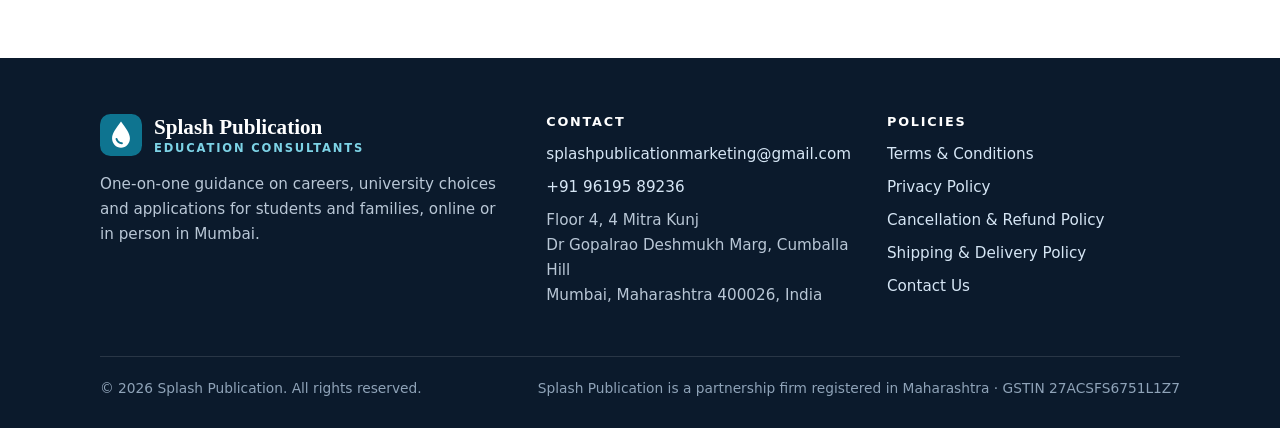
<file: shipping-policy.html>
<!doctype html>
<html lang="en-IN">
<head>
<meta charset="utf-8">
<meta name="viewport" content="width=device-width, initial-scale=1">
<title>Shipping &amp; Delivery Policy | Splash Publication</title>
<meta name="description" content="Shipping &amp; Delivery Policy of Splash Publication, Education Consultants, Mumbai.">
<link rel="canonical" href="https://splashpublicationedu.com/shipping-policy.html">
<link rel="icon" href="favicon.svg" type="image/svg+xml">
<meta property="og:title" content="Shipping &amp; Delivery Policy | Splash Publication">
<meta property="og:description" content="Shipping &amp; Delivery Policy of Splash Publication, Education Consultants, Mumbai.">
<meta property="og:type" content="website">
<meta property="og:url" content="https://splashpublicationedu.com/shipping-policy.html">
<meta name="theme-color" content="#0f2137">
<link rel="stylesheet" href="assets/style.css">
<script type="application/ld+json">{"@context": "https://schema.org", "@type": "ProfessionalService", "name": "Splash Publication", "description": "Education consultants: career counselling, university selection and admissions guidance.", "url": "https://splashpublicationedu.com/", "email": "splashpublicationmarketing@gmail.com", "telephone": "+919619589236", "address": {"@type": "PostalAddress", "streetAddress": "Floor 4, 4 Mitra Kunj, Dr Gopalrao Deshmukh Marg, Cumballa Hill", "addressLocality": "Mumbai", "addressRegion": "Maharashtra", "postalCode": "400026", "addressCountry": "IN"}}</script>
</head>
<body>
<a class="skip" href="#main">Skip to content</a>
<header class="site-header">
  <div class="wrap header-row">
    <a class="brand" href="index.html" aria-label="Splash Publication, Education Consultants: home">
      <svg viewBox="0 0 48 48" aria-hidden="true" focusable="false"><rect width="48" height="48" rx="12" fill="#0e7490"/><path d="M24 8.5c-5.6 7.6-10.2 13.5-10.2 19.1C13.8 33.6 18.4 38.5 24 38.5s10.2-4.9 10.2-10.9C34.2 22 29.6 16.1 24 8.5z" fill="#fff"/><path d="M18.9 28.6c.9 3 3.2 4.7 6.1 4.8" fill="none" stroke="#0e7490" stroke-width="2.3" stroke-linecap="round"/></svg>
      <span class="brand-text"><span class="brand-name">Splash Publication</span><span class="brand-tag">Education Consultants</span></span>
    </a>
    <nav class="nav" aria-label="Main">
      <a href="index.html#services">Services</a><a href="index.html#fees">Fees</a><a href="index.html#about">About</a><a href="contact.html">Contact</a>
      <a class="cta" href="contact.html#book">Book a consultation</a>
    </nav>
  </div>
</header>
<main id="main">

<section class="page-hero">
  <div class="wrap">
    <span class="eyebrow">Splash Publication</span>
    <h1>Shipping &amp; Delivery Policy</h1>
    <p>How and when our services are delivered. Last updated 23 October 2026.</p>
  </div>
</section>
<div class="wrap"><article class="legal">
<div class="callout"><p style="margin:0"><strong>In short:</strong> we provide professional services, not physical goods, so nothing is shipped. Every service is delivered online or in person, as described below.</p></div>

<h2>1. What we deliver</h2>
<p>Splash Publication provides education consulting services: consultations, counselling sessions, assessments, written reports and reviewed documents. No physical products are sold or shipped, and no shipping charges apply.</p>

<h2>2. How services are delivered</h2>
<ul>
  <li><strong>Consultations and sessions</strong> are held by video call, with a meeting link sent to the email address you give us, or in person at our Mumbai office by appointment.</li>
  <li><strong>Written reports, roadmaps and reviewed documents</strong> are delivered by email.</li>
  <li>Services are available to clients anywhere in India and abroad.</li>
</ul>

<h2>3. Timelines</h2>
<ul>
  <li>We confirm every payment by email within 1 working day, with your session details or the next steps.</li>
  <li>Initial consultations are scheduled on the first mutually convenient date, normally within 45 days of payment. Priority consultations are scheduled at the earliest available slot, normally within 3 working days.</li>
  <li>The written preliminary assessment after a consultation is normally delivered within 7 working days of the session.</li>
  <li>Timelines for programmes and individual services are agreed in writing before you pay.</li>
</ul>

<h2>4. Delays</h2>
<p>If we cannot deliver within the agreed time, we will tell you in advance and agree a new date. If no suitable new date can be agreed, our <a href="refund-policy.html">Cancellation &amp; Refund Policy</a> applies.</p>

<h2>5. Questions</h2>
<p>Splash Publication<br>Floor 4, 4 Mitra Kunj<br>Dr Gopalrao Deshmukh Marg, Cumballa Hill<br>Mumbai, Maharashtra 400026, India<br>Email: <a href="mailto:splashpublicationmarketing@gmail.com">splashpublicationmarketing@gmail.com</a><br>Phone: <a href="tel:+919619589236">+91 96195 89236</a></p>
</article></div>
</main>
<footer class="site-footer">
  <div class="wrap">
    <div class="footer-grid">
      <div class="footer-brand">
        <a class="brand" href="index.html"><svg viewBox="0 0 48 48" aria-hidden="true" focusable="false"><rect width="48" height="48" rx="12" fill="#0e7490"/><path d="M24 8.5c-5.6 7.6-10.2 13.5-10.2 19.1C13.8 33.6 18.4 38.5 24 38.5s10.2-4.9 10.2-10.9C34.2 22 29.6 16.1 24 8.5z" fill="#fff"/><path d="M18.9 28.6c.9 3 3.2 4.7 6.1 4.8" fill="none" stroke="#0e7490" stroke-width="2.3" stroke-linecap="round"/></svg><span class="brand-text"><span class="brand-name">Splash Publication</span><span class="brand-tag">Education Consultants</span></span></a>
        <p style="margin-top:16px;max-width:30em">One-on-one guidance on careers, university choices and applications for students and families, online or in person in Mumbai.</p>
      </div>
      <div>
        <h3>Contact</h3>
        <ul>
          <li><a href="mailto:splashpublicationmarketing@gmail.com">splashpublicationmarketing@gmail.com</a></li>
          <li><a href="tel:+919619589236">+91 96195 89236</a></li>
          <li>Floor 4, 4 Mitra Kunj<br>Dr Gopalrao Deshmukh Marg, Cumballa Hill<br>Mumbai, Maharashtra 400026, India</li>
        </ul>
      </div>
      <div>
        <h3>Policies</h3>
        <ul><li><a href="terms.html">Terms &amp; Conditions</a></li><li><a href="privacy.html">Privacy Policy</a></li><li><a href="refund-policy.html">Cancellation &amp; Refund Policy</a></li><li><a href="shipping-policy.html">Shipping &amp; Delivery Policy</a></li><li><a href="contact.html">Contact Us</a></li></ul>
      </div>
    </div>
    <div class="legal-line">
      <span>&copy; 2026 Splash Publication. All rights reserved.</span>
      <span>Splash Publication is a partnership firm registered in Maharashtra &middot; GSTIN 27ACSFS6751L1Z7</span>
    </div>
  </div>
</footer>
</body>
</html>
</file>
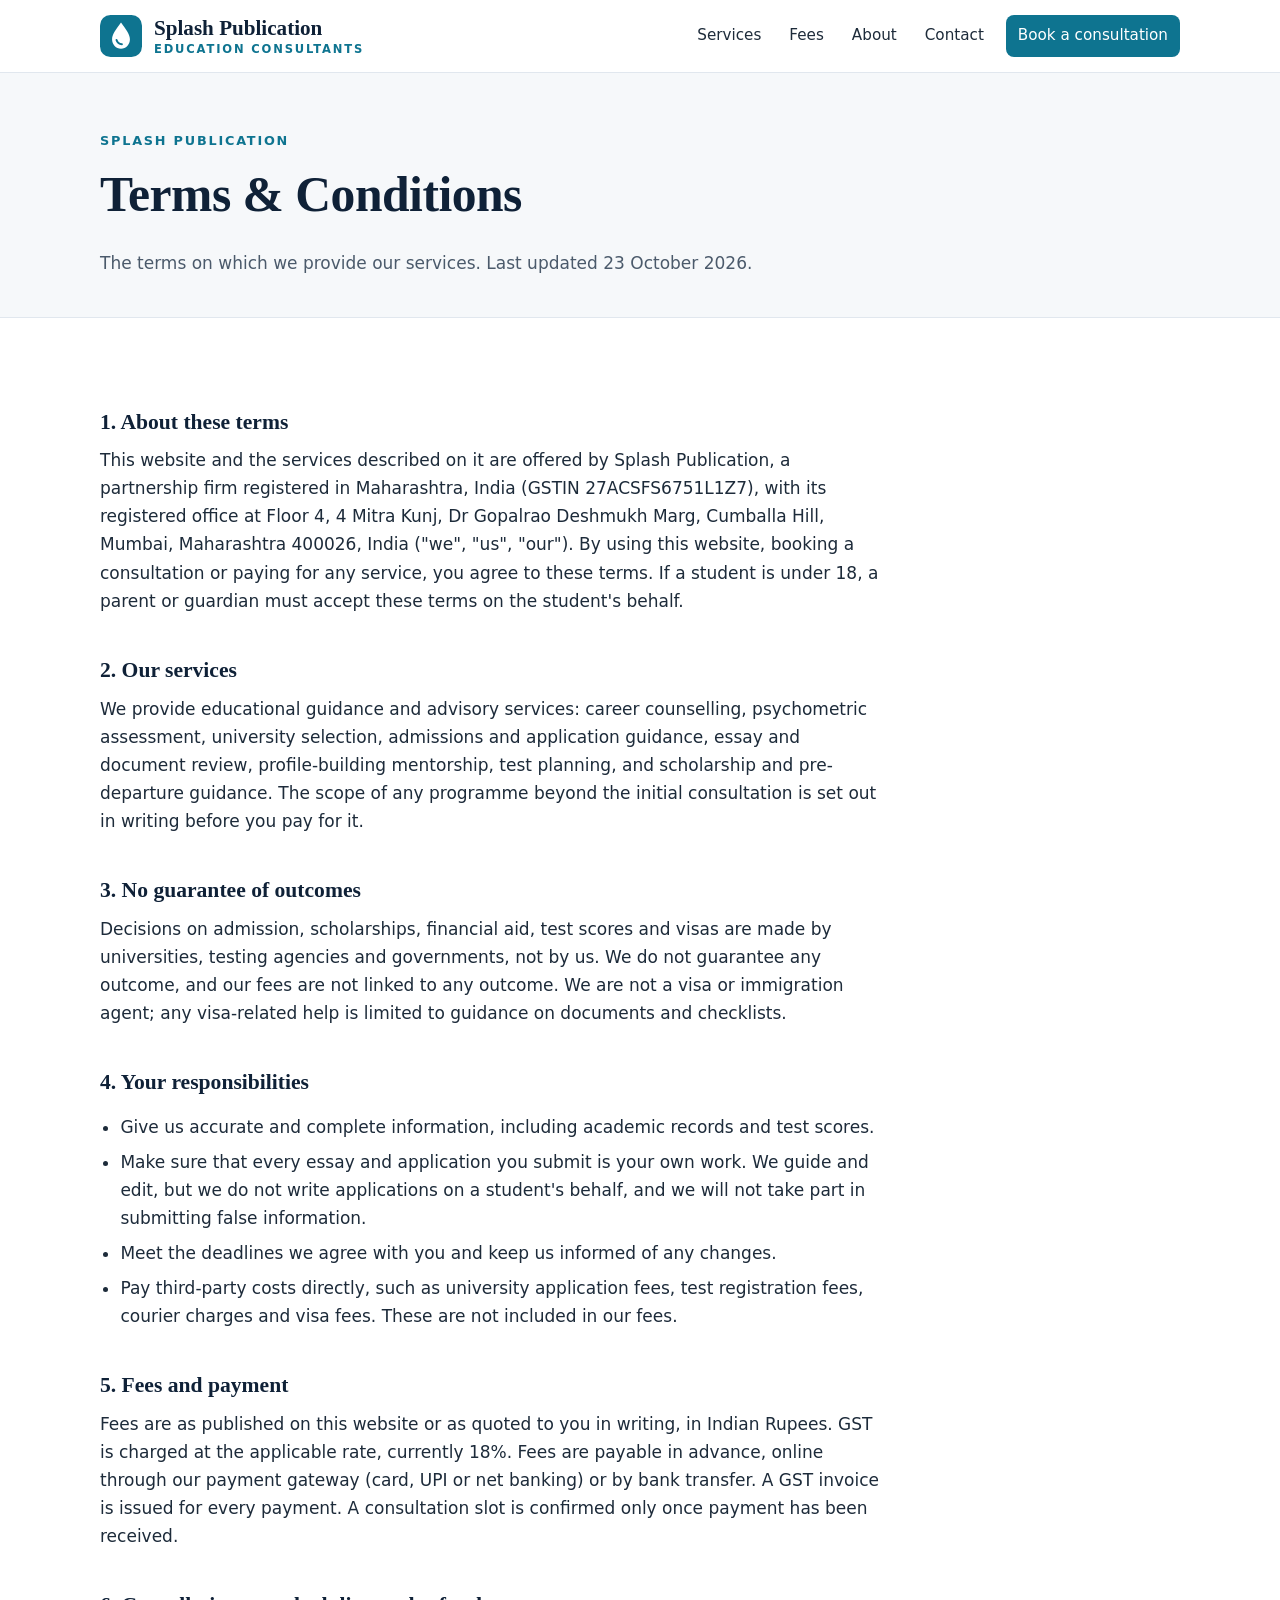
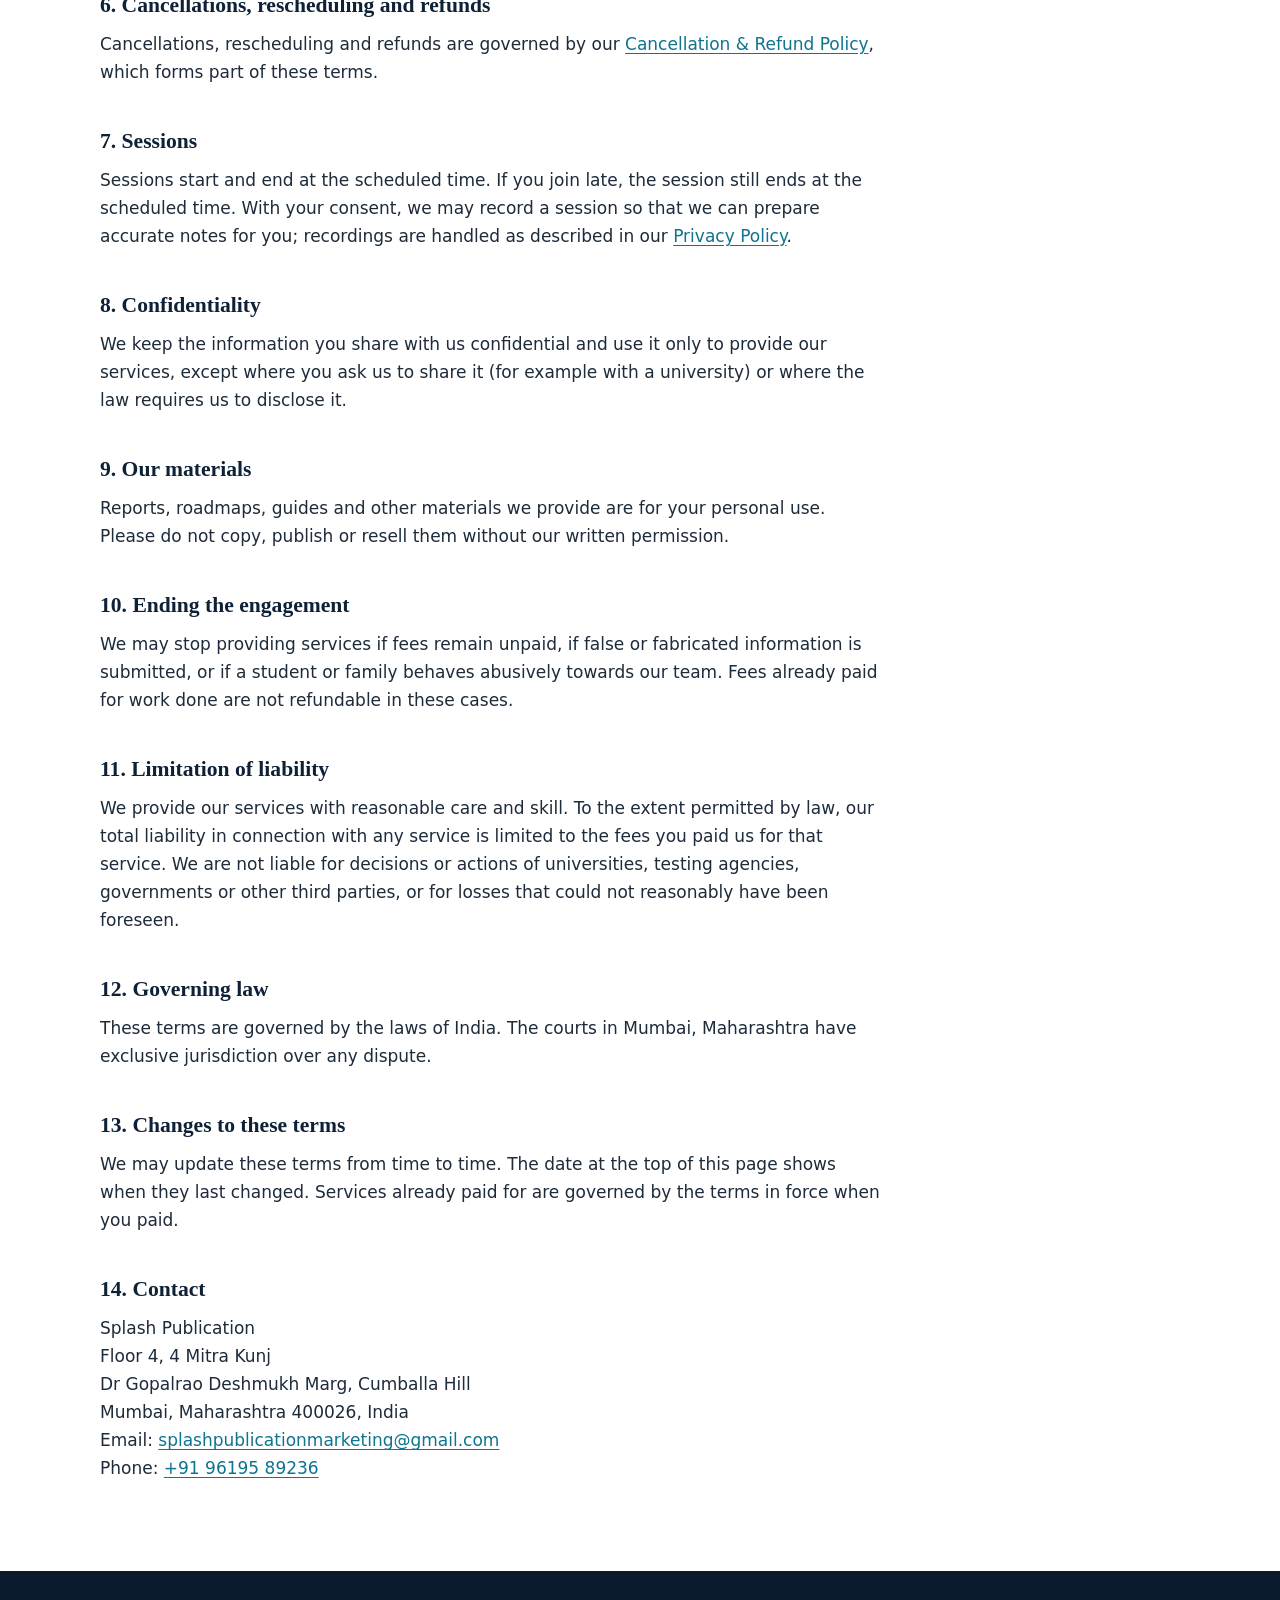
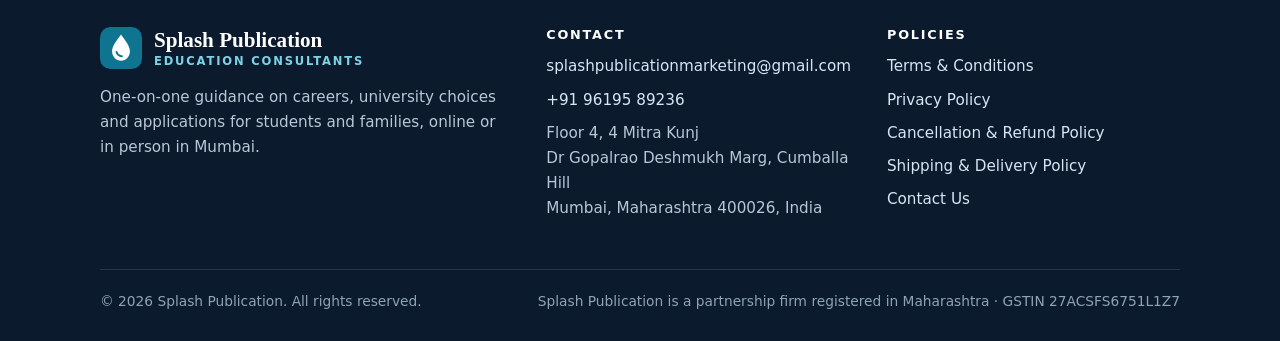
<file: terms.html>
<!doctype html>
<html lang="en-IN">
<head>
<meta charset="utf-8">
<meta name="viewport" content="width=device-width, initial-scale=1">
<title>Terms &amp; Conditions | Splash Publication</title>
<meta name="description" content="Terms &amp; Conditions of Splash Publication, Education Consultants, Mumbai.">
<link rel="canonical" href="https://splashpublicationedu.com/terms.html">
<link rel="icon" href="favicon.svg" type="image/svg+xml">
<meta property="og:title" content="Terms &amp; Conditions | Splash Publication">
<meta property="og:description" content="Terms &amp; Conditions of Splash Publication, Education Consultants, Mumbai.">
<meta property="og:type" content="website">
<meta property="og:url" content="https://splashpublicationedu.com/terms.html">
<meta name="theme-color" content="#0f2137">
<link rel="stylesheet" href="assets/style.css">
<script type="application/ld+json">{"@context": "https://schema.org", "@type": "ProfessionalService", "name": "Splash Publication", "description": "Education consultants: career counselling, university selection and admissions guidance.", "url": "https://splashpublicationedu.com/", "email": "splashpublicationmarketing@gmail.com", "telephone": "+919619589236", "address": {"@type": "PostalAddress", "streetAddress": "Floor 4, 4 Mitra Kunj, Dr Gopalrao Deshmukh Marg, Cumballa Hill", "addressLocality": "Mumbai", "addressRegion": "Maharashtra", "postalCode": "400026", "addressCountry": "IN"}}</script>
</head>
<body>
<a class="skip" href="#main">Skip to content</a>
<header class="site-header">
  <div class="wrap header-row">
    <a class="brand" href="index.html" aria-label="Splash Publication, Education Consultants: home">
      <svg viewBox="0 0 48 48" aria-hidden="true" focusable="false"><rect width="48" height="48" rx="12" fill="#0e7490"/><path d="M24 8.5c-5.6 7.6-10.2 13.5-10.2 19.1C13.8 33.6 18.4 38.5 24 38.5s10.2-4.9 10.2-10.9C34.2 22 29.6 16.1 24 8.5z" fill="#fff"/><path d="M18.9 28.6c.9 3 3.2 4.7 6.1 4.8" fill="none" stroke="#0e7490" stroke-width="2.3" stroke-linecap="round"/></svg>
      <span class="brand-text"><span class="brand-name">Splash Publication</span><span class="brand-tag">Education Consultants</span></span>
    </a>
    <nav class="nav" aria-label="Main">
      <a href="index.html#services">Services</a><a href="index.html#fees">Fees</a><a href="index.html#about">About</a><a href="contact.html">Contact</a>
      <a class="cta" href="contact.html#book">Book a consultation</a>
    </nav>
  </div>
</header>
<main id="main">

<section class="page-hero">
  <div class="wrap">
    <span class="eyebrow">Splash Publication</span>
    <h1>Terms &amp; Conditions</h1>
    <p>The terms on which we provide our services. Last updated 23 October 2026.</p>
  </div>
</section>
<div class="wrap"><article class="legal">
<h2>1. About these terms</h2>
<p>This website and the services described on it are offered by Splash Publication, a partnership firm registered in Maharashtra, India (GSTIN 27ACSFS6751L1Z7), with its registered office at Floor 4, 4 Mitra Kunj, Dr Gopalrao Deshmukh Marg, Cumballa Hill, Mumbai, Maharashtra 400026, India ("we", "us", "our"). By using this website, booking a consultation or paying for any service, you agree to these terms. If a student is under 18, a parent or guardian must accept these terms on the student's behalf.</p>

<h2>2. Our services</h2>
<p>We provide educational guidance and advisory services: career counselling, psychometric assessment, university selection, admissions and application guidance, essay and document review, profile-building mentorship, test planning, and scholarship and pre-departure guidance. The scope of any programme beyond the initial consultation is set out in writing before you pay for it.</p>

<h2>3. No guarantee of outcomes</h2>
<p>Decisions on admission, scholarships, financial aid, test scores and visas are made by universities, testing agencies and governments, not by us. We do not guarantee any outcome, and our fees are not linked to any outcome. We are not a visa or immigration agent; any visa-related help is limited to guidance on documents and checklists.</p>

<h2>4. Your responsibilities</h2>
<ul>
  <li>Give us accurate and complete information, including academic records and test scores.</li>
  <li>Make sure that every essay and application you submit is your own work. We guide and edit, but we do not write applications on a student's behalf, and we will not take part in submitting false information.</li>
  <li>Meet the deadlines we agree with you and keep us informed of any changes.</li>
  <li>Pay third-party costs directly, such as university application fees, test registration fees, courier charges and visa fees. These are not included in our fees.</li>
</ul>

<h2>5. Fees and payment</h2>
<p>Fees are as published on this website or as quoted to you in writing, in Indian Rupees. GST is charged at the applicable rate, currently 18%. Fees are payable in advance, online through our payment gateway (card, UPI or net banking) or by bank transfer. A GST invoice is issued for every payment. A consultation slot is confirmed only once payment has been received.</p>

<h2>6. Cancellations, rescheduling and refunds</h2>
<p>Cancellations, rescheduling and refunds are governed by our <a href="refund-policy.html">Cancellation &amp; Refund Policy</a>, which forms part of these terms.</p>

<h2>7. Sessions</h2>
<p>Sessions start and end at the scheduled time. If you join late, the session still ends at the scheduled time. With your consent, we may record a session so that we can prepare accurate notes for you; recordings are handled as described in our <a href="privacy.html">Privacy Policy</a>.</p>

<h2>8. Confidentiality</h2>
<p>We keep the information you share with us confidential and use it only to provide our services, except where you ask us to share it (for example with a university) or where the law requires us to disclose it.</p>

<h2>9. Our materials</h2>
<p>Reports, roadmaps, guides and other materials we provide are for your personal use. Please do not copy, publish or resell them without our written permission.</p>

<h2>10. Ending the engagement</h2>
<p>We may stop providing services if fees remain unpaid, if false or fabricated information is submitted, or if a student or family behaves abusively towards our team. Fees already paid for work done are not refundable in these cases.</p>

<h2>11. Limitation of liability</h2>
<p>We provide our services with reasonable care and skill. To the extent permitted by law, our total liability in connection with any service is limited to the fees you paid us for that service. We are not liable for decisions or actions of universities, testing agencies, governments or other third parties, or for losses that could not reasonably have been foreseen.</p>

<h2>12. Governing law</h2>
<p>These terms are governed by the laws of India. The courts in Mumbai, Maharashtra have exclusive jurisdiction over any dispute.</p>

<h2>13. Changes to these terms</h2>
<p>We may update these terms from time to time. The date at the top of this page shows when they last changed. Services already paid for are governed by the terms in force when you paid.</p>

<h2>14. Contact</h2>
<p>Splash Publication<br>Floor 4, 4 Mitra Kunj<br>Dr Gopalrao Deshmukh Marg, Cumballa Hill<br>Mumbai, Maharashtra 400026, India<br>Email: <a href="mailto:splashpublicationmarketing@gmail.com">splashpublicationmarketing@gmail.com</a><br>Phone: <a href="tel:+919619589236">+91 96195 89236</a></p>
</article></div>
</main>
<footer class="site-footer">
  <div class="wrap">
    <div class="footer-grid">
      <div class="footer-brand">
        <a class="brand" href="index.html"><svg viewBox="0 0 48 48" aria-hidden="true" focusable="false"><rect width="48" height="48" rx="12" fill="#0e7490"/><path d="M24 8.5c-5.6 7.6-10.2 13.5-10.2 19.1C13.8 33.6 18.4 38.5 24 38.5s10.2-4.9 10.2-10.9C34.2 22 29.6 16.1 24 8.5z" fill="#fff"/><path d="M18.9 28.6c.9 3 3.2 4.7 6.1 4.8" fill="none" stroke="#0e7490" stroke-width="2.3" stroke-linecap="round"/></svg><span class="brand-text"><span class="brand-name">Splash Publication</span><span class="brand-tag">Education Consultants</span></span></a>
        <p style="margin-top:16px;max-width:30em">One-on-one guidance on careers, university choices and applications for students and families, online or in person in Mumbai.</p>
      </div>
      <div>
        <h3>Contact</h3>
        <ul>
          <li><a href="mailto:splashpublicationmarketing@gmail.com">splashpublicationmarketing@gmail.com</a></li>
          <li><a href="tel:+919619589236">+91 96195 89236</a></li>
          <li>Floor 4, 4 Mitra Kunj<br>Dr Gopalrao Deshmukh Marg, Cumballa Hill<br>Mumbai, Maharashtra 400026, India</li>
        </ul>
      </div>
      <div>
        <h3>Policies</h3>
        <ul><li><a href="terms.html">Terms &amp; Conditions</a></li><li><a href="privacy.html">Privacy Policy</a></li><li><a href="refund-policy.html">Cancellation &amp; Refund Policy</a></li><li><a href="shipping-policy.html">Shipping &amp; Delivery Policy</a></li><li><a href="contact.html">Contact Us</a></li></ul>
      </div>
    </div>
    <div class="legal-line">
      <span>&copy; 2026 Splash Publication. All rights reserved.</span>
      <span>Splash Publication is a partnership firm registered in Maharashtra &middot; GSTIN 27ACSFS6751L1Z7</span>
    </div>
  </div>
</footer>
</body>
</html>
</file>
<file: assets/style.css>
/* Splash Publication · Education Consultants */
:root {
  color-scheme: light;
  --navy: #0f2137;
  --ink: #1d2b3a;
  --muted: #4b5a6b;
  --teal: #0e7490;
  --teal-dark: #0b5d73;
  --teal-bright: #0891b2;
  --mist: #ecfeff;
  --sand: #f6f8fa;
  --line: #e1e7ee;
  --white: #ffffff;
  --radius: 14px;
  --shadow: 0 1px 2px rgba(15, 33, 55, 0.06), 0 8px 24px rgba(15, 33, 55, 0.06);
  --serif: "Iowan Old Style", "Palatino Linotype", Palatino, "Book Antiqua", Georgia, serif;
  --sans: system-ui, -apple-system, "Segoe UI", Roboto, "Helvetica Neue", Arial, sans-serif;
  --max: 1120px;
}

* { box-sizing: border-box; }
html { scroll-behavior: smooth; }
body {
  margin: 0;
  background: var(--white);
  color: var(--ink);
  font-family: var(--sans);
  font-size: 17px;
  line-height: 1.65;
  -webkit-font-smoothing: antialiased;
}
img, svg { display: block; max-width: 100%; }
a { color: var(--teal); text-underline-offset: 3px; }
a:hover { color: var(--teal-dark); }
:focus-visible { outline: 3px solid var(--teal-bright); outline-offset: 3px; border-radius: 4px; }

h1, h2, h3 { font-family: var(--serif); color: var(--navy); line-height: 1.2; margin: 0 0 0.5em; font-weight: 700; }
h1 { font-size: clamp(2rem, 4.6vw, 3.1rem); letter-spacing: -0.01em; }
h2 { font-size: clamp(1.6rem, 3.2vw, 2.2rem); }
h3 { font-size: 1.2rem; }
p { margin: 0 0 1em; }

.wrap { width: 100%; max-width: var(--max); margin: 0 auto; padding: 0 20px; }
.skip { position: absolute; left: -999px; top: 8px; background: var(--navy); color: #fff; padding: 8px 12px; z-index: 50; }
.skip:focus { left: 8px; }

/* Header */
.site-header { position: sticky; top: 0; z-index: 20; background: rgba(255, 255, 255, 0.96); backdrop-filter: saturate(160%) blur(8px); border-bottom: 1px solid var(--line); }
.header-row { display: flex; align-items: center; justify-content: space-between; gap: 16px; min-height: 72px; }
.brand { display: flex; align-items: center; gap: 12px; text-decoration: none; color: var(--navy); }
.brand svg { width: 42px; height: 42px; flex: none; }
.brand-text { display: flex; flex-direction: column; line-height: 1.1; }
.brand-name { font-family: var(--serif); font-weight: 700; font-size: 1.32rem; color: var(--navy); }
.brand-tag { font-size: 0.72rem; letter-spacing: 0.16em; text-transform: uppercase; color: var(--teal); font-weight: 600; margin-top: 3px; }
.nav { display: flex; align-items: center; gap: 4px; }
.nav a { text-decoration: none; color: var(--ink); font-weight: 500; font-size: 0.95rem; padding: 8px 12px; border-radius: 8px; }
.nav a:hover { background: var(--sand); color: var(--navy); }
.nav a.cta { background: var(--teal); color: #fff; margin-left: 6px; }
.nav a.cta:hover { background: var(--teal-dark); color: #fff; }

/* Buttons */
.btn { display: inline-flex; align-items: center; justify-content: center; gap: 8px; padding: 13px 22px; border-radius: 10px; font-weight: 600; text-decoration: none; font-size: 1rem; border: 2px solid transparent; transition: background 0.15s ease, color 0.15s ease, border-color 0.15s ease; }
.btn-primary { background: var(--teal); color: #fff; }
.btn-primary:hover { background: var(--teal-dark); color: #fff; }
.btn-ghost { border-color: var(--line); color: var(--navy); background: #fff; }
.btn-ghost:hover { border-color: var(--teal); color: var(--teal-dark); }

/* Hero */
.hero { background: linear-gradient(180deg, var(--mist) 0%, #ffffff 100%); padding: 72px 0 64px; }
.hero-grid { display: grid; grid-template-columns: 1.25fr 0.95fr; gap: 48px; align-items: center; }
.eyebrow { display: inline-block; font-size: 0.8rem; letter-spacing: 0.14em; text-transform: uppercase; color: var(--teal); font-weight: 700; margin-bottom: 14px; }
.lead { font-size: 1.15rem; color: var(--muted); max-width: 36em; }
.hero-actions { display: flex; flex-wrap: wrap; gap: 12px; margin: 26px 0 22px; }
.ticks { list-style: none; padding: 0; margin: 0; display: flex; flex-wrap: wrap; gap: 10px 22px; color: var(--muted); font-size: 0.95rem; }
.ticks li { display: flex; align-items: center; gap: 8px; }
.ticks li::before { content: ""; width: 18px; height: 18px; border-radius: 50%; background: var(--teal) url("data:image/svg+xml,%3Csvg xmlns='http://www.w3.org/2000/svg' viewBox='0 0 20 20'%3E%3Cpath d='M5 10.5l3 3 7-7' fill='none' stroke='white' stroke-width='2.4' stroke-linecap='round' stroke-linejoin='round'/%3E%3C/svg%3E") center / 14px no-repeat; flex: none; }

.consult-card { background: #fff; border: 1px solid var(--line); border-radius: 18px; box-shadow: var(--shadow); padding: 28px; }
.consult-card h2 { font-size: 1.4rem; margin-bottom: 6px; }
.price { font-family: var(--serif); font-size: 2.2rem; color: var(--navy); font-weight: 700; margin: 14px 0 0; }
.price small { font-family: var(--sans); font-size: 0.95rem; color: var(--muted); font-weight: 500; }
.consult-card ul { padding-left: 1.1em; color: var(--muted); margin: 14px 0 20px; }
.consult-card .btn { width: 100%; }
.fine { font-size: 0.86rem; color: var(--muted); }

/* Sections */
.section { padding: 76px 0; }
.section.alt { background: var(--sand); }
.section-head { max-width: 46em; margin-bottom: 36px; }
.section-head p { color: var(--muted); font-size: 1.08rem; }

.grid { display: grid; gap: 20px; }
.grid-4 { grid-template-columns: repeat(4, 1fr); }
.grid-3 { grid-template-columns: repeat(3, 1fr); }
.grid-2 { grid-template-columns: repeat(2, 1fr); }

.card { background: #fff; border: 1px solid var(--line); border-radius: var(--radius); padding: 24px; }
.card p { color: var(--muted); margin: 0; font-size: 0.98rem; }
.icon { width: 44px; height: 44px; border-radius: 12px; background: var(--mist); color: var(--teal); display: grid; place-items: center; margin-bottom: 14px; }
.icon svg { width: 24px; height: 24px; }

.steps { counter-reset: step; }
.step { position: relative; padding-top: 56px; }
.step::before { counter-increment: step; content: counter(step); position: absolute; top: 0; left: 0; width: 40px; height: 40px; border-radius: 50%; background: var(--navy); color: #fff; font-weight: 700; display: grid; place-items: center; font-family: var(--serif); font-size: 1.1rem; }
.step p { color: var(--muted); margin: 0; }

.fee-card { display: flex; flex-direction: column; }
.fee-card .price { font-size: 1.8rem; margin: 6px 0 10px; }
.fee-card p { flex: 1; }
.fee-card p.price { flex: none; }
.fee-card .btn { margin-top: 18px; align-self: flex-start; }
.tag { display: inline-block; font-size: 0.75rem; font-weight: 700; letter-spacing: 0.08em; text-transform: uppercase; color: var(--teal-dark); background: var(--mist); padding: 4px 10px; border-radius: 999px; margin-bottom: 10px; align-self: flex-start; }
.note { margin-top: 26px; padding: 18px 20px; border-left: 4px solid var(--teal); background: #fff; border-radius: 0 10px 10px 0; color: var(--muted); font-size: 0.97rem; }
.note p:last-child { margin: 0; }

.about-grid { display: grid; grid-template-columns: 1.2fr 1fr; gap: 48px; align-items: start; }
.facts { list-style: none; margin: 0; padding: 0; border: 1px solid var(--line); border-radius: var(--radius); background: #fff; }
.facts li { padding: 14px 20px; border-bottom: 1px solid var(--line); display: grid; grid-template-columns: 9.5em 1fr; gap: 12px; font-size: 0.96rem; }
.facts li:last-child { border-bottom: 0; }
.facts span { color: var(--muted); }

.faq details { border: 1px solid var(--line); border-radius: 12px; background: #fff; padding: 0 20px; margin-bottom: 12px; }
.faq summary { cursor: pointer; font-weight: 600; color: var(--navy); padding: 18px 0; list-style: none; display: flex; justify-content: space-between; gap: 16px; }
.faq summary::-webkit-details-marker { display: none; }
.faq summary::after { content: "+"; font-size: 1.4rem; line-height: 1; color: var(--teal); }
.faq details[open] summary::after { content: "\2212"; }
.faq details p { color: var(--muted); padding-bottom: 18px; margin: 0; }

.contact-band { background: var(--navy); color: #dbe7f3; padding: 64px 0; }
.contact-band h2 { color: #fff; }
.contact-band a { color: #9be7f7; }
.contact-grid { display: grid; grid-template-columns: repeat(3, 1fr); gap: 28px; margin-top: 18px; }
.contact-grid h3 { color: #fff; font-family: var(--sans); font-size: 0.8rem; letter-spacing: 0.14em; text-transform: uppercase; margin-bottom: 8px; }
.contact-grid p { margin: 0; }

/* Contact page */
.contact-cards .card h3 { font-family: var(--sans); font-size: 0.8rem; letter-spacing: 0.14em; text-transform: uppercase; color: var(--teal-dark); }
.contact-cards .card p { color: var(--ink); font-size: 1.02rem; }
.hours { width: 100%; border-collapse: collapse; font-size: 0.98rem; }
.hours td { padding: 8px 0; border-bottom: 1px solid var(--line); }
.hours td:last-child { text-align: right; color: var(--muted); }

/* Legal pages */
.page-hero { background: var(--sand); border-bottom: 1px solid var(--line); padding: 52px 0 40px; }
.page-hero p { color: var(--muted); margin: 0; }
.legal { max-width: 780px; padding: 48px 0 72px; }
.legal h2 { font-size: 1.35rem; margin-top: 2em; }
.legal ul { padding-left: 1.2em; }
.legal li { margin-bottom: 0.4em; }
.legal .callout { background: var(--mist); border-radius: 12px; padding: 16px 20px; margin: 1.4em 0; }

/* Footer */
.site-footer { background: #0b1a2c; color: #b9c7d6; padding: 56px 0 28px; font-size: 0.95rem; }
.site-footer a { color: #d6e6f5; text-decoration: none; }
.site-footer a:hover { color: #fff; text-decoration: underline; }
.footer-grid { display: grid; grid-template-columns: 1.4fr 1fr 1fr; gap: 36px; }
.footer-brand .brand-name { color: #fff; }
.footer-brand .brand-tag { color: #7dd3e6; }
.footer-grid h3 { font-family: var(--sans); color: #fff; font-size: 0.8rem; letter-spacing: 0.14em; text-transform: uppercase; margin-bottom: 12px; }
.footer-grid ul { list-style: none; padding: 0; margin: 0; }
.footer-grid li { margin-bottom: 8px; }
.legal-line { border-top: 1px solid rgba(255, 255, 255, 0.12); margin-top: 40px; padding-top: 20px; display: flex; flex-wrap: wrap; justify-content: space-between; gap: 10px; font-size: 0.86rem; color: #8fa3b8; }

/* Responsive */
@media (max-width: 960px) {
  .hero-grid, .about-grid { grid-template-columns: 1fr; gap: 32px; }
  .grid-4 { grid-template-columns: repeat(2, 1fr); }
  .grid-3 { grid-template-columns: 1fr 1fr; }
  .footer-grid { grid-template-columns: 1fr 1fr; }
  .footer-brand { grid-column: 1 / -1; }
}
@media (max-width: 720px) {
  body { font-size: 16px; }
  .header-row { flex-direction: column; align-items: flex-start; gap: 6px; padding: 12px 20px 8px; }
  .nav { width: 100%; overflow-x: auto; margin: 0; padding-bottom: 2px; scrollbar-width: none; gap: 0; }
  .nav::-webkit-scrollbar { display: none; }
  .nav a { white-space: nowrap; padding: 6px 14px 6px 0; }
  .nav a:hover { background: none; color: var(--teal-dark); }
  .nav a.cta { display: none; }
  .site-header { position: static; }
  .hero { padding: 44px 0 40px; }
  .section { padding: 56px 0; }
  .grid-4, .grid-3, .grid-2, .contact-grid { grid-template-columns: 1fr; }
  .facts li { grid-template-columns: 1fr; gap: 2px; }
  .footer-grid { grid-template-columns: 1fr; }
  .hero-actions .btn { flex: 1 1 auto; }
}
@media (prefers-reduced-motion: reduce) { html { scroll-behavior: auto; } * { transition: none !important; } }
</file>
